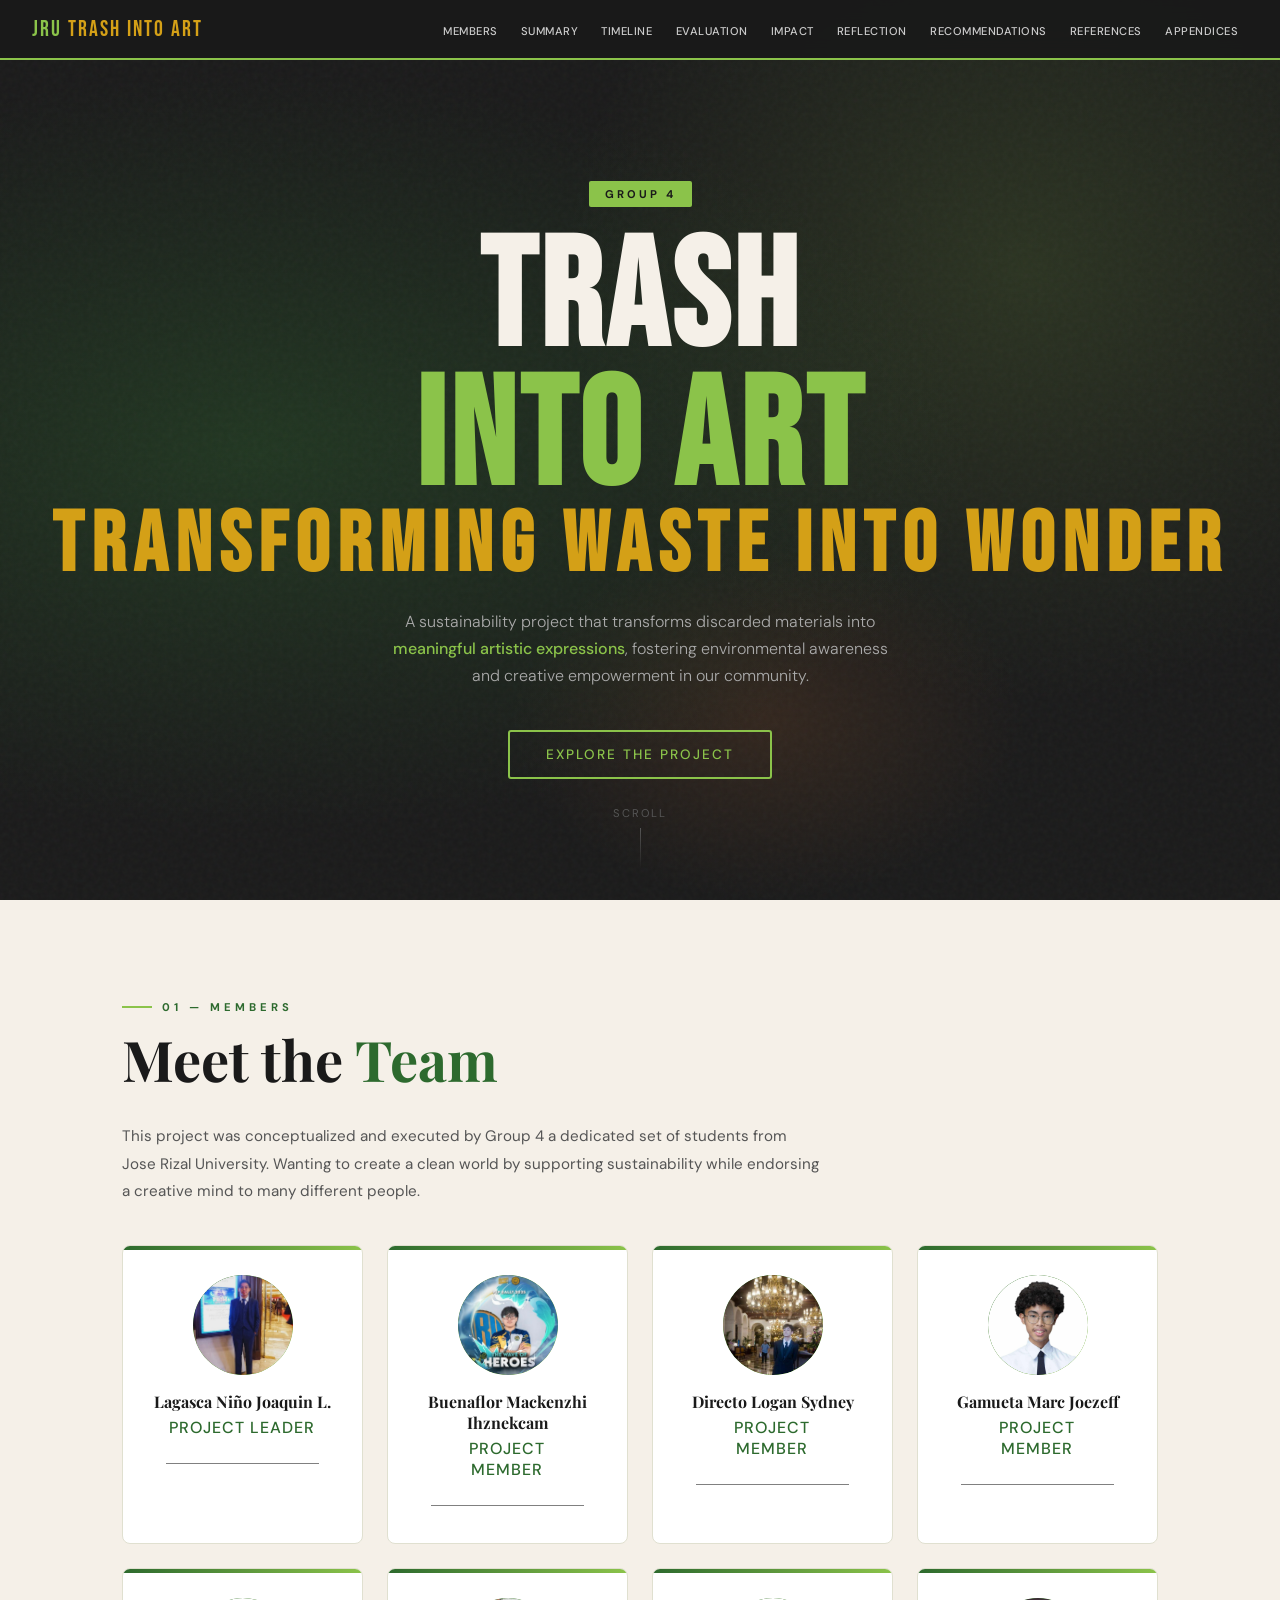
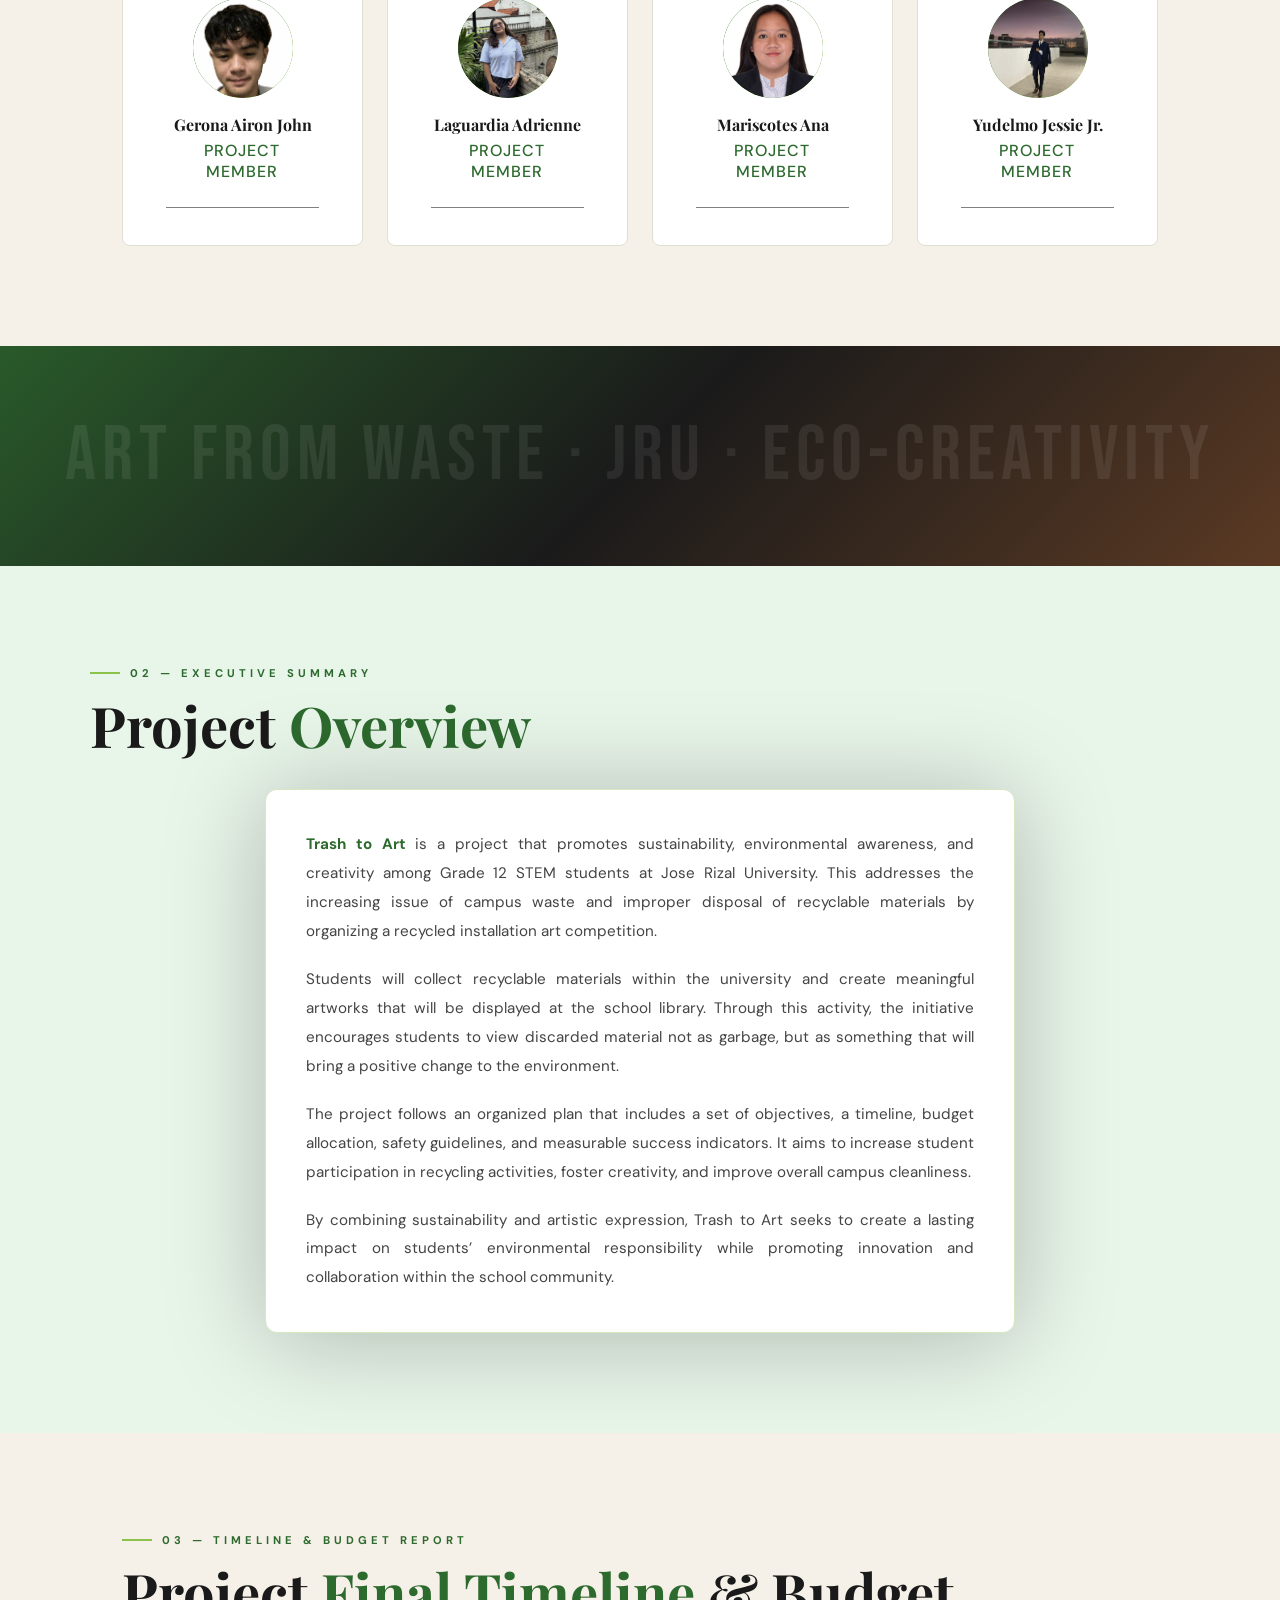
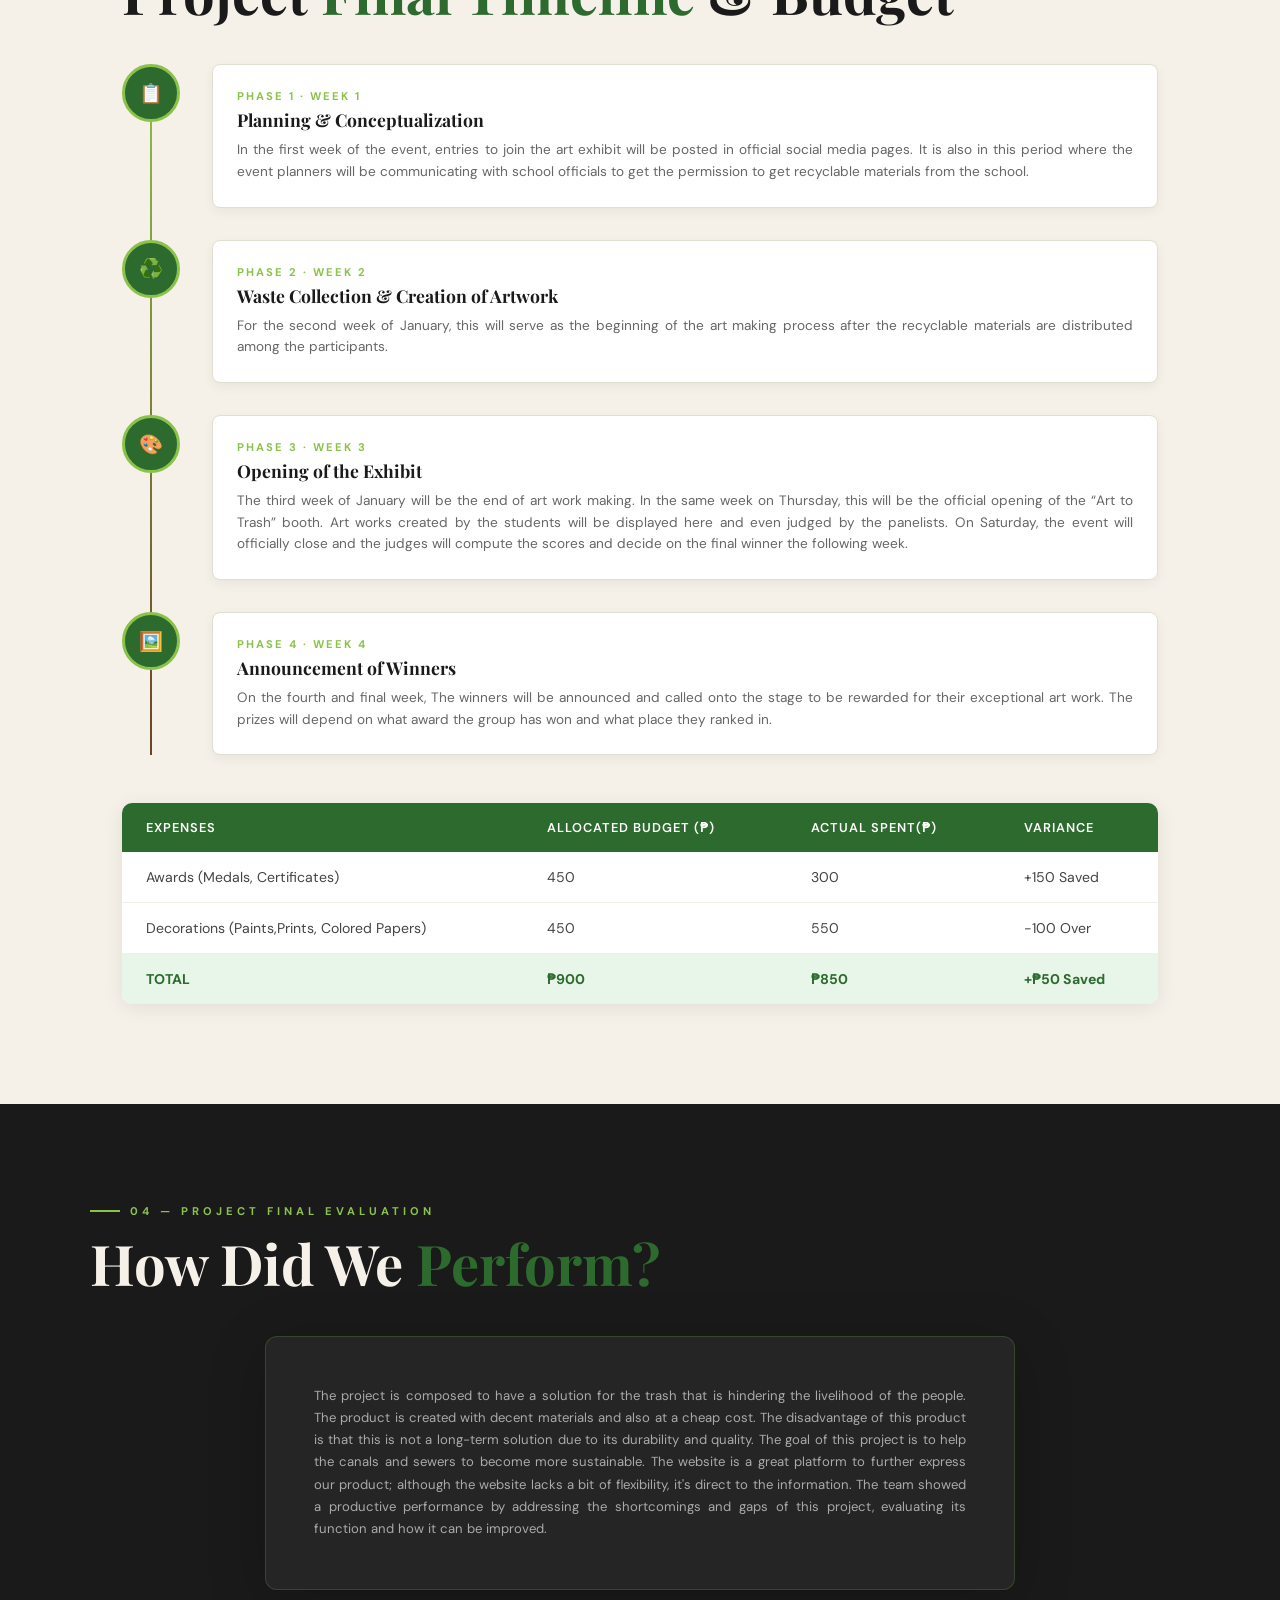
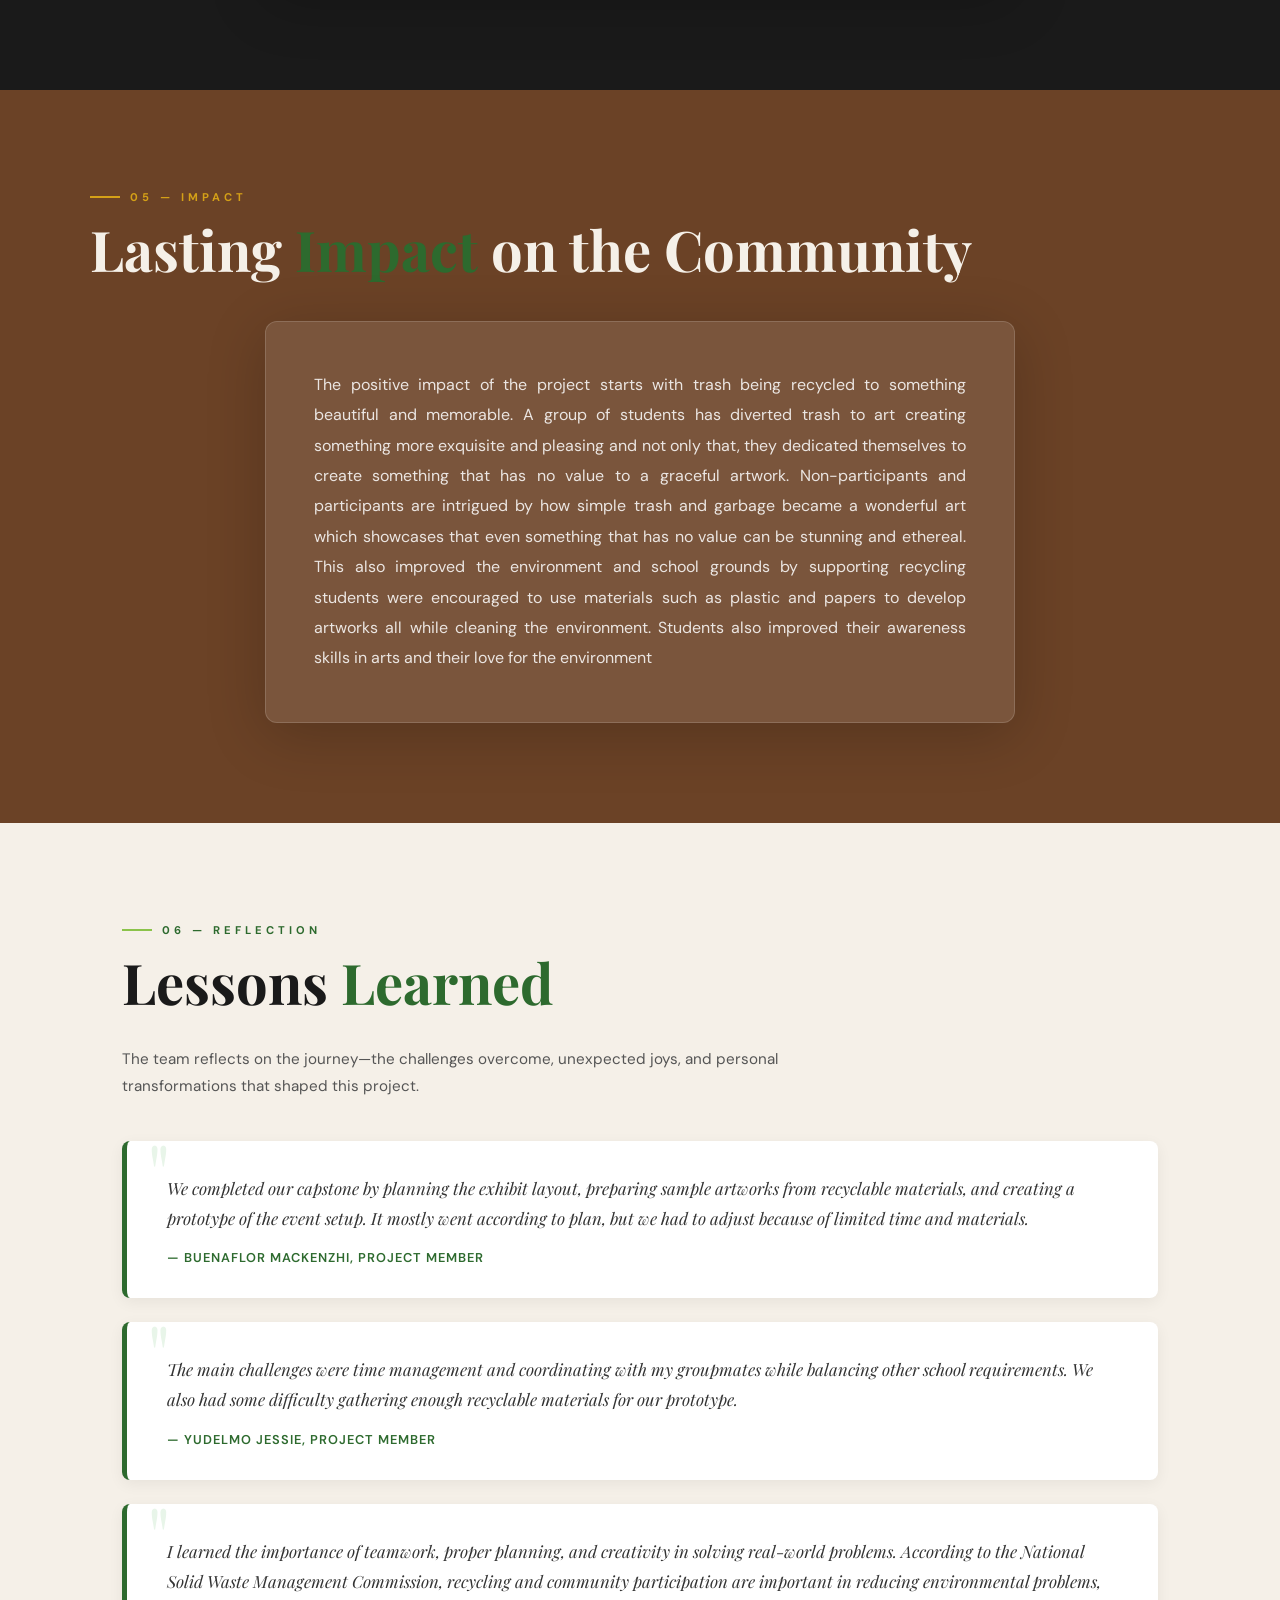
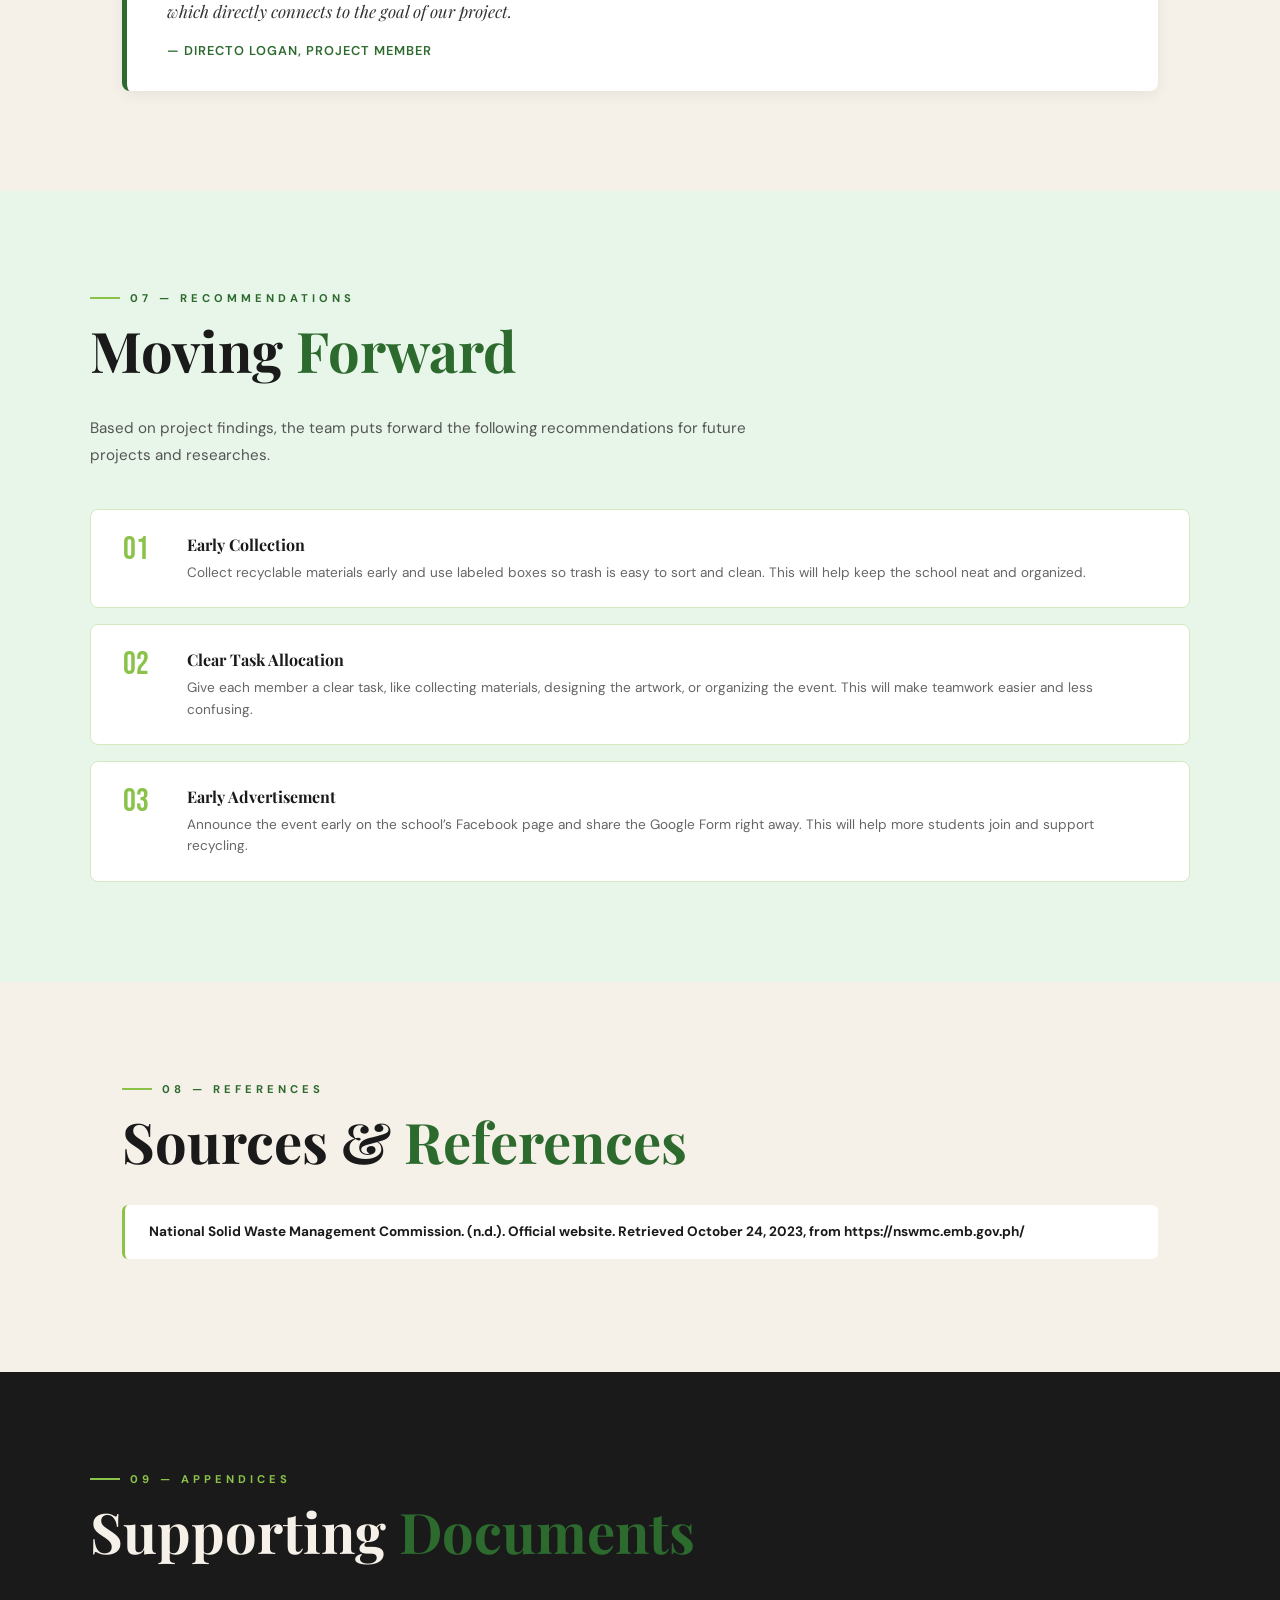
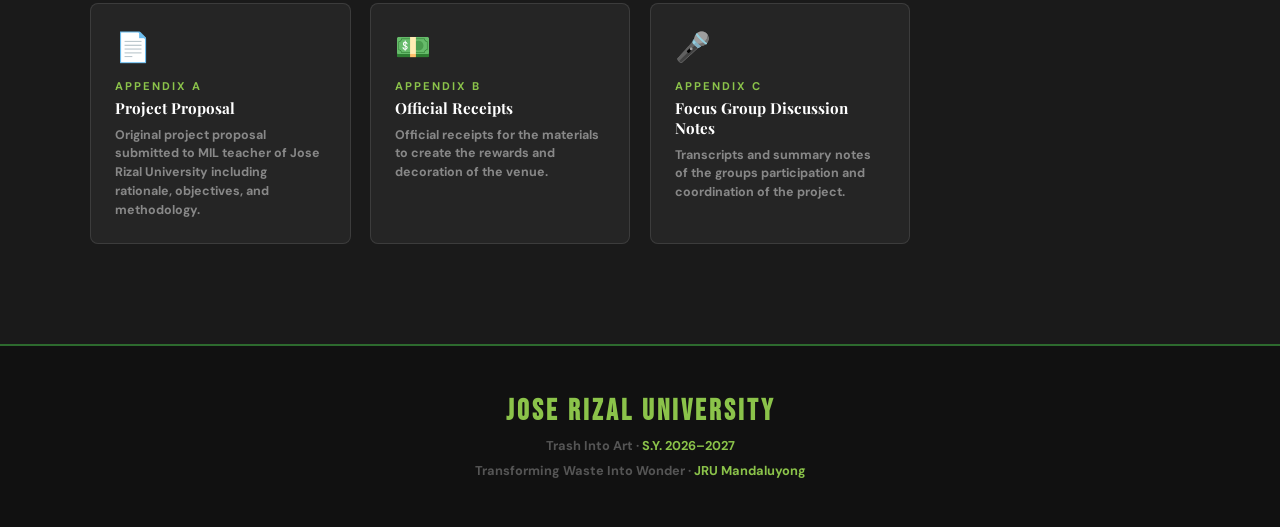
<file: index.html>
<!DOCTYPE html>
<html lang="en">
<head>
<meta charset="UTF-8">
<meta name="viewport" content="width=device-width, initial-scale=1.0">
<title>Trash Into Art — Jose Rizal University</title>
<link href="https://fonts.googleapis.com/css2?family=Bebas+Neue&family=Playfair+Display:ital,wght@0,400;0,700;1,400&family=DM+Sans:wght@300;400;500&display=swap" rel="stylesheet">
<link rel="stylesheet" href="MIL.css">
</head>
<body>

<!-- NAV -->
<nav>
  <div class="nav-logo">JRU <span>Trash Into Art</span></div>
  <ul>
    <li><a href="#about">Members</a></li>
    <li><a href="#executive-summary">Summary</a></li>
    <li><a href="#timeline">Timeline</a></li>
    <li><a href="#evaluation">Evaluation</a></li>
    <li><a href="#impact">Impact</a></li>
    <li><a href="#reflection">Reflection</a></li>
    <li><a href="#recommendations">Recommendations</a></li>
    <li><a href="#references">References</a></li>
    <li><a href="#appendices">Appendices</a></li>
  </ul>
  <button class="hamburger" onclick="toggleMenu()">
  <span></span>
  <span></span>
  <span></span>
</button>

<div class="mobile-menu" id="mobileMenu">
  <a href="#about" onclick="toggleMenu()">Members</a>
  <a href="#executive-summary" onclick="toggleMenu()">Summary</a>
  <a href="#timeline" onclick="toggleMenu()">Timeline</a>
  <a href="#evaluation" onclick="toggleMenu()">Evaluation</a>
  <a href="#impact" onclick="toggleMenu()">Impact</a>
  <a href="#reflection" onclick="toggleMenu()">Reflection</a>
  <a href="#recommendations" onclick="toggleMenu()">Recommendations</a>
  <a href="#references" onclick="toggleMenu()">References</a>
  <a href="#appendices" onclick="toggleMenu()">Appendices</a>
</div>
</nav>

<!-- HERO -->
<section id="hero" class="section-full">
  <div class="hero-bg"></div>
  <div class="hero-noise"></div>
  <div class="hero-content">
    <div class="hero-tag">Group 4</div>
    <h1 class="hero-title">
      Trash
      <span>Into Art</span>
      <em>Transforming Waste Into Wonder</em>
    </h1>
    <p class="hero-sub">A sustainability project that transforms discarded materials into <strong>meaningful artistic expressions</strong>, fostering environmental awareness and creative empowerment in our community.</p>
    <a href="#about" class="hero-cta">Explore the Project</a>
  </div>
  <div class="scroll-indicator">Scroll</div>
</section>

<!-- ABOUT / MEMBERS -->
<section id="about" class="fade-in">
  <div class="section-label">01 — Members</div>
  <h2 class="section-title">Meet the <span>Team</span></h2>
  <p style="color:#555; max-width:700px; line-height:1.8; margin-bottom:1rem; font-size:0.95rem;">
    This project was conceptualized and executed by Group 4 a dedicated set of students from Jose Rizal University. Wanting to create a clean world by supporting sustainability while endorsing a creative mind to many different people.
  </p>
  <div class="members-grid">
    <div class="member-card fade-in">
      <div class="member-avatar">
        <img src="lagascapic.jpeg" alt="lagascapic">
      </div>
      <div class="member-name">Lagasca Niño Joaquin L.</div>
      <div class="member-role">Project Leader</div>
    </div>
    <div class="member-card fade-in">
      <div class="member-avatar">
        <img src="mackpic.jpeg" alt="mackpic">
      </div>
      <div class="member-name">Buenaflor Mackenzhi Ihznekcam</div>
      <div class="member-role">Project Member</div>
    </div>
    <div class="member-card fade-in">
      <div class="member-avatar">
        <img src="loganpic.jpeg" alt="loganpic">
      </div>
      <div class="member-name">Directo Logan Sydney</div>
      <div class="member-role">Project Member</div>
    </div>
    <div class="member-card fade-in">
      <div class="member-avatar">
        <img src="gamuetapic.jpeg" alt="gamuetapic">
      </div>
      <div class="member-name">Gamueta Marc Joezeff</div>
      <div class="member-role">Project Member</div>
    </div>
    <div class="member-card fade-in">
      <div class="member-avatar">
        <img src="geronapic.jpeg" alt="">
      </div>
      <div class="member-name">Gerona Airon John</div>
      <div class="member-role">Project Member</div>
    </div>
    <div class="member-card fade-in">
      <div class="member-avatar">
        <img src="laguardiapic.jpeg" alt="laguardiapic">
      </div>
      <div class="member-name">Laguardia Adrienne</div>
      <div class="member-role">Project Member</div>
    </div>
     <div class="member-card fade-in">
       <div class="member-avatar">
        <img src="mariscotespic.jpeg" alt="mariscotespic    ">
      </div>
      <div class="member-name">Mariscotes Ana</div>
      <div class="member-role">Project Member</div>
    </div>
     <div class="member-card fade-in">
      <div class="member-avatar">
        <img src="yudelmopic.jpeg" alt="yudelmopic">
      </div>
      <div class="member-name">Yudelmo Jessie Jr.</div>
      <div class="member-role">Project Member</div>
    </div>
  </div>
</section>

<div class="divider"><div class="divider-text">ART FROM WASTE · JRU · ECO-CREATIVITY</div></div>

<!-- EXECUTIVE SUMMARY -->
<section id="executive-summary" class="fade-in">
  <div class="exec-wrapper">
    <div class="section-label">02 — Executive Summary</div>
    <h2 class="section-title">Project <span>Overview</span></h2>
    <div class="exec-grid">
      <div class="exec-text">
        <p><strong>Trash to Art</strong> is a project that promotes sustainability, environmental awareness, and creativity among Grade 12 STEM students at Jose Rizal University. This addresses the increasing issue of campus waste and improper disposal of recyclable materials by organizing a recycled installation art competition.</p>
        <p>Students will collect recyclable materials within the university and create meaningful artworks that will be displayed at the school library. Through this activity, the initiative encourages students to view discarded material not as garbage, but as something that will bring a positive change to the environment.</p>
        <p>The project follows an organized plan that includes a set of objectives, a timeline, budget allocation, safety guidelines, and measurable success indicators. It aims to increase student participation in recycling activities, foster creativity, and improve overall campus cleanliness.</p>
        <p>By combining sustainability and artistic expression, Trash to Art seeks to create a lasting impact on students’ environmental responsibility while promoting innovation and collaboration within the school community.</p>
      </div>
      <div class="exec-stats">
        <div class="stat-box">
          <div class="stat-num">24</div>
          <div class="stat-label">Art Installations Created</div>
        </div>
        <div class="stat-box">
          <div class="stat-num">200kg</div>
          <div class="stat-label">Waste Diverted from Landfills</div>
        </div>
        <div class="stat-box">
          <div class="stat-num">80+</div>
          <div class="stat-label">Community Participants</div>
        </div>
        <div class="stat-box">
          <div class="stat-num">3</div>
          <div class="stat-label">Months Duration</div>
        </div>
        <div class="stat-box">
          <div class="stat-num">6</div>
          <div class="stat-label">Barangay Partners</div>
        </div>
        <div class="stat-box">
          <div class="stat-num">₱18K</div>
          <div class="stat-label">Total Budget Utilized</div>
        </div>
      </div>
    </div>
  </div>
</section>

<!-- TIMELINE & BUDGET -->
<section id="timeline" class="fade-in">
  <div class="section-label">03 — Timeline &amp; Budget Report</div>
  <h2 class="section-title">Project <span>Final Timeline</span> &amp; Budget</h2>

  <div class="timeline-container">
    <div class="timeline-item fade-in">
      <div class="timeline-dot">📋</div>
      <div class="timeline-content">
        <div class="timeline-phase">Phase 1 · Week 1</div>
        <div class="timeline-title">Planning &amp; Conceptualization</div>
        <div class="timeline-desc">In the first week of the event, entries to join the art exhibit will be posted in official social media pages. It is also in this period where the event planners will be communicating with school officials to get the permission to get recyclable materials from the school.</div>
      </div>
    </div>
    <div class="timeline-item fade-in">
      <div class="timeline-dot">♻️</div>
      <div class="timeline-content">
        <div class="timeline-phase">Phase 2 · Week 2</div>
        <div class="timeline-title">Waste Collection &amp; Creation of Artwork </div>
        <div class="timeline-desc">For the second week of January, this will serve as the beginning of the art making process after the recyclable materials are distributed among the participants.</div>
      </div>
    </div>
    <div class="timeline-item fade-in">
      <div class="timeline-dot">🎨</div>
      <div class="timeline-content">
        <div class="timeline-phase">Phase 3 · Week 3</div>
        <div class="timeline-title">Opening of the Exhibit</div>
        <div class="timeline-desc">The third week of January will be the end of art work making. In the same week on Thursday, this will be the official opening of the “Art to Trash” booth. Art works created by the students will be displayed here and even judged by the panelists. On Saturday, the event will officially close and the judges will compute the scores and decide on the final winner the following week.</div>
      </div>
    </div>
    <div class="timeline-item fade-in">
      <div class="timeline-dot">🖼️</div>
      <div class="timeline-content">
        <div class="timeline-phase">Phase 4 · Week 4</div>
        <div class="timeline-title">Announcement of Winners</div>
        <div class="timeline-desc">On the fourth and final week, The winners will be announced and called onto the stage to be rewarded for their exceptional art work. The prizes will depend on what award the group has won and what place they ranked in.</div>
      </div>
    </div>
    
  </div>

  <table class="budget-table fade-in">
    <thead>
      <tr>
        <th>Expenses</th>
        <th>Allocated Budget (₱)</th>
        <th>Actual Spent(₱)</th>
        <th>Variance</th>
      </tr>
    </thead>
    <tbody>
      <tr>
        <td>Awards (Medals, Certificates)</td>
        <td>450</td>
        <td>300</td>
        <td>+150 Saved</td>
      </tr>
      <tr>
        <td>Decorations (Paints,Prints, Colored Papers)</td>
        <td>450</td>
        <td>550</td>
        <td>-100  Over</td>
      </tr>
      <tr>
        <td><strong>TOTAL</strong></td>
        <td><strong>₱900</strong></td>
        <td><strong>₱850</strong></td>
        <td><strong>+₱50 Saved</strong></td>
      </tr>
    </tbody>
  </table>
</section>

<!-- EVALUATION -->
<section id="evaluation" class="section-full fade-in">
  <div class="eval-wrapper">
    <div class="section-label">04 — Project Final Evaluation</div>
    <h2 class="section-title">How Did We <span>Perform?</span></h2>
  </div>
  <div class="eval-grid">
    <div class="eval-card">
  <p>The project is composed to have a solution for the trash that is hindering the livelihood of the people. The product is created with decent materials and also at a cheap cost. The disadvantage of this product is that this is not a long-term solution due to its durability and quality. The goal of this project is to help the canals and sewers to become more sustainable. The website is a great platform to further express our product; although the website lacks a bit of flexibility, it's direct to the information. The team showed a productive performance by addressing the shortcomings and gaps of this project, evaluating its function and how it can be improved.</p>
    </div>
  </div>
</section>

<!-- IMPACT -->
<section id="impact" class="section-full fade-in">
  <div class="impact-inner">
    <div class="section-label">05 — Impact</div>
    <h2 class="section-title">Lasting <span>Impact</span> on the Community</h2>
    <div class="impact-grid">
      <div class="impact-item">
    <p>The positive impact of the project starts with trash being recycled to something beautiful and memorable. A group of students has diverted trash to art creating something more exquisite and pleasing and not only that, they dedicated themselves to create something that has no value to a graceful artwork. Non-participants and participants are intrigued by how simple trash and garbage became a wonderful art which showcases that even something that has no value can be stunning and ethereal. This also improved the environment and school grounds by supporting recycling students were encouraged to use materials such as plastic and papers to develop artworks all while cleaning the environment. Students also improved their awareness skills in arts and their love for the environment </p>
        </div>
    </div>
  </div>
</section>

<!-- REFLECTION -->
<section id="reflection" class="fade-in">
  <div class="section-label">06 — Reflection</div>
  <h2 class="section-title">Lessons <span>Learned</span></h2>
  <p class="reflection-intro">The team reflects on the journey—the challenges overcome, unexpected joys, and personal transformations that shaped this project.</p>

  <div class="reflection-quotes">
    <div class="quote-card fade-in">
      <p class="quote-text">We completed our capstone by planning the exhibit layout, preparing sample artworks from recyclable materials, and creating a prototype of the event setup. It mostly went according to plan, but we had to adjust because of limited time and materials.</p>
      <div class="quote-author">— Buenaflor Mackenzhi, Project Member</div>
    </div>
    <div class="quote-card fade-in">
      <p class="quote-text">The main challenges were time management and coordinating with my groupmates while balancing other school requirements. We also had some difficulty gathering enough recyclable materials for our prototype.</p>
      <div class="quote-author">— Yudelmo Jessie, Project Member</div>
    </div>
    <div class="quote-card fade-in">
      <p class="quote-text">I learned the importance of teamwork, proper planning, and creativity in solving real-world problems. According to the National Solid Waste Management Commission, recycling and community participation are important in reducing environmental problems, which directly connects to the goal of our project.</p>
      <div class="quote-author">— Directo Logan, Project Member</div>
    </div>
  </div>
</section>

<!-- RECOMMENDATIONS -->
<section id="recommendations" class="section-full fade-in">
  <div class="reco-wrapper">
    <div class="section-label">07 — Recommendations</div>
    <h2 class="section-title">Moving <span>Forward</span></h2>
    <p class="reco-intro">Based on project findings, the team puts forward the following recommendations for future projects and researches.</p>
    <div class="reco-list">
      <div class="reco-item fade-in">
        <div class="reco-num">01</div>
        <div>
          <h3>Early Collection</h3>
          <p>Collect recyclable materials early and use labeled boxes so trash is easy to sort and clean. This will help keep the school neat and organized.</p>
        </div>
      </div>
      <div class="reco-item fade-in">
        <div class="reco-num">02</div>
        <div>
          <h3>Clear Task Allocation</h3>
          <p>Give each member a clear task, like collecting materials, designing the artwork, or organizing the event. This will make teamwork easier and less confusing.</p>
        </div>
      </div>
      <div class="reco-item fade-in">
        <div class="reco-num">03</div>
        <div>
          <h3>Early Advertisement</h3>
          <p>Announce the event early on the school’s Facebook page and share the Google Form right away. This will help more students join and support recycling.</p>
        </div>
      </div>
    </div>
  </div>
</section>

<!-- REFERENCES -->
<section id="references" class="fade-in">
  <div class="section-label">08 — References</div>
  <h2 class="section-title">Sources &amp; <span>References</span></h2>
  <ul class="ref-list">
    <li><strong>National Solid Waste Management Commission. (n.d.). Official website. Retrieved October 24, 2023, from https://nswmc.emb.gov.ph/</li>
  </ul>
</section>

<!-- APPENDICES -->
<section id="appendices" class="section-full fade-in">
  <div class="appendix-inner">
    <div class="section-label">09 — Appendices</div>
    <h2 class="section-title">Supporting <span>Documents</span></h2>
    <div class="appendix-grid">
      <div class="appendix-card fade-in">
        <div class="appendix-icon">📄</div>
        <div class="appendix-label">Appendix A</div>
        <h3>Project Proposal</h3>
        <p>Original project proposal submitted to MIL teacher of Jose Rizal University including rationale, objectives, and methodology.</p>
      </div>
      <div class="appendix-card fade-in">
        <div class="appendix-icon">💵</div>
        <div class="appendix-label">Appendix B</div>
        <h3>Official Receipts</h3>
        <p>Official receipts for the materials to create the rewards and decoration of the venue.</p>
      </div>
      <div class="appendix-card fade-in">
        <div class="appendix-icon">🎤</div>
        <div class="appendix-label">Appendix C</div>
        <h3>Focus Group Discussion Notes</h3>
        <p>Transcripts and summary notes of the groups participation and coordination of the project.</p>
      </div>
    </div>
  </div>
</section>

<!-- FOOTER -->
<footer>
  <div class="footer-logo">Jose Rizal University</div>
  <p>Trash Into Art · <span>S.Y. 2026–2027</span></p>
  <p class="footer-spacing">Transforming Waste Into Wonder · <span>JRU Mandaluyong</span></p>
</footer>

<script src="MIL.js"></script>
</body>

</html>
</file>
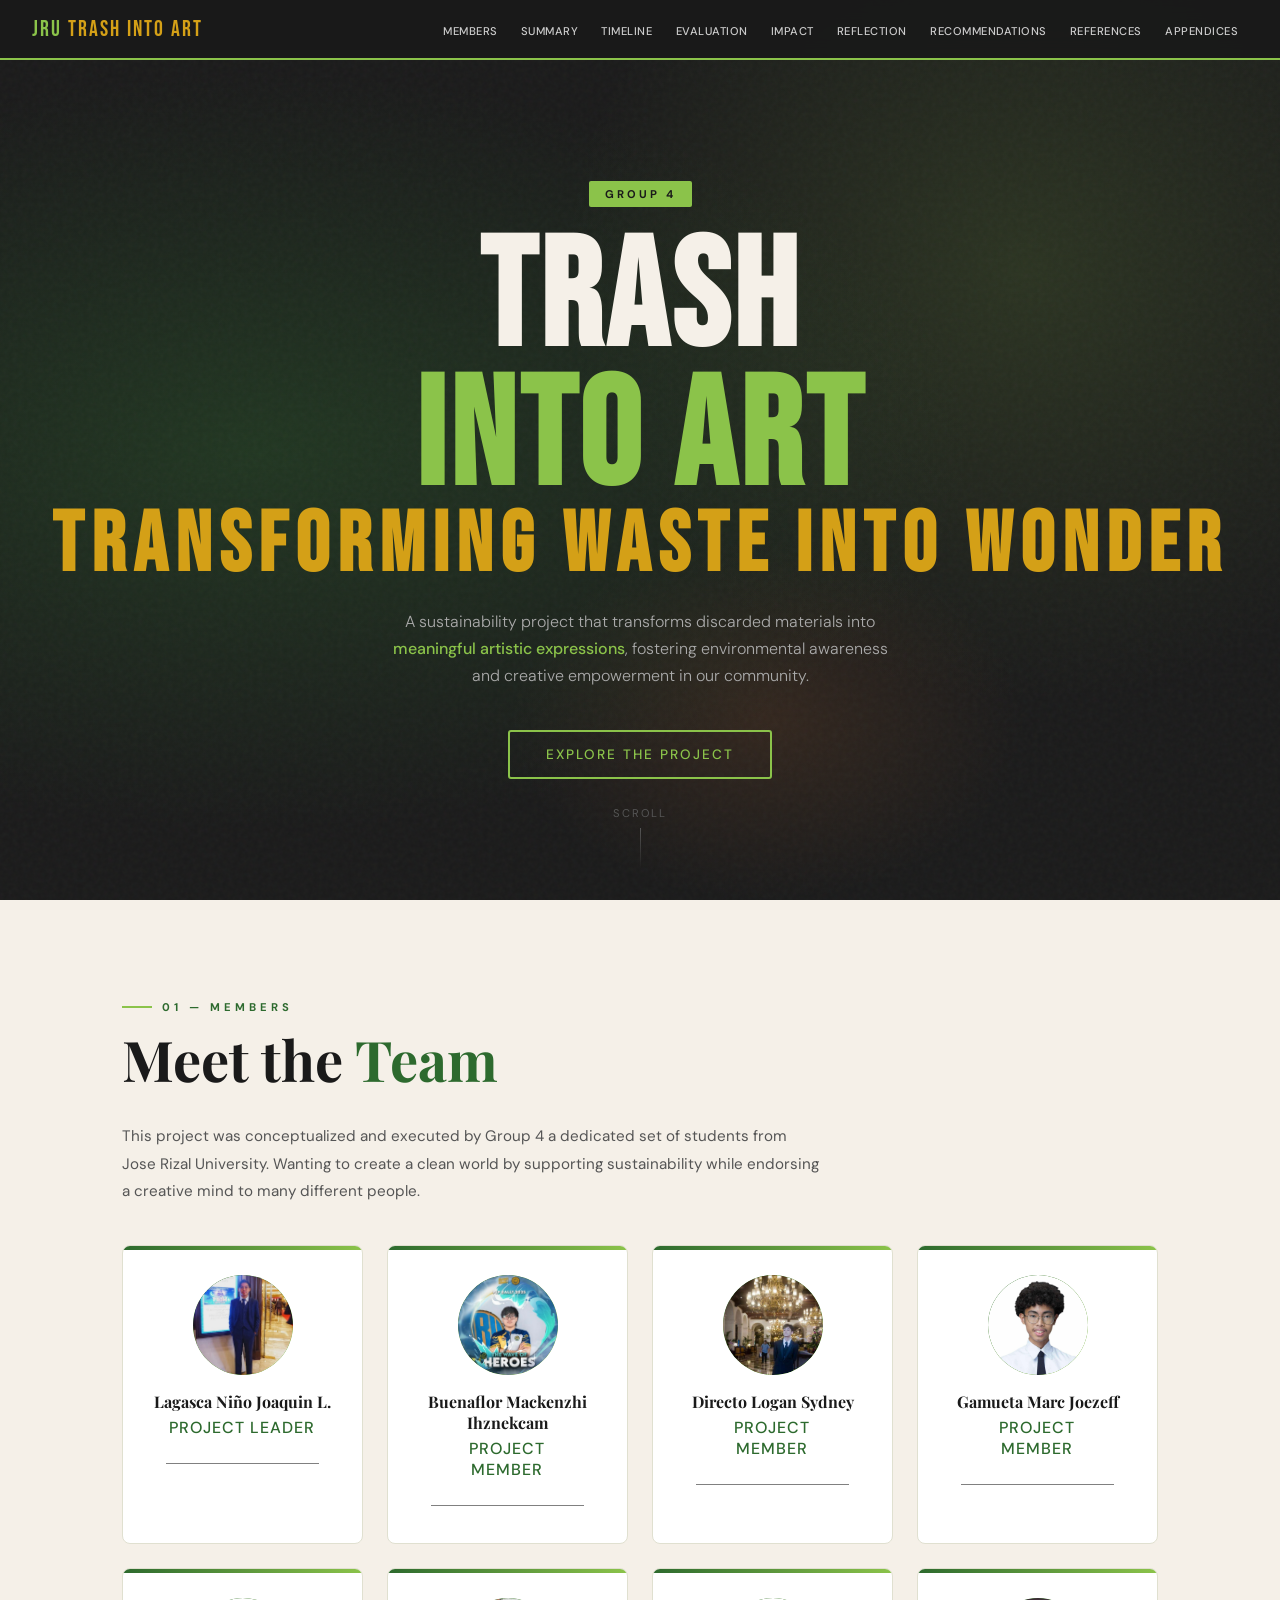
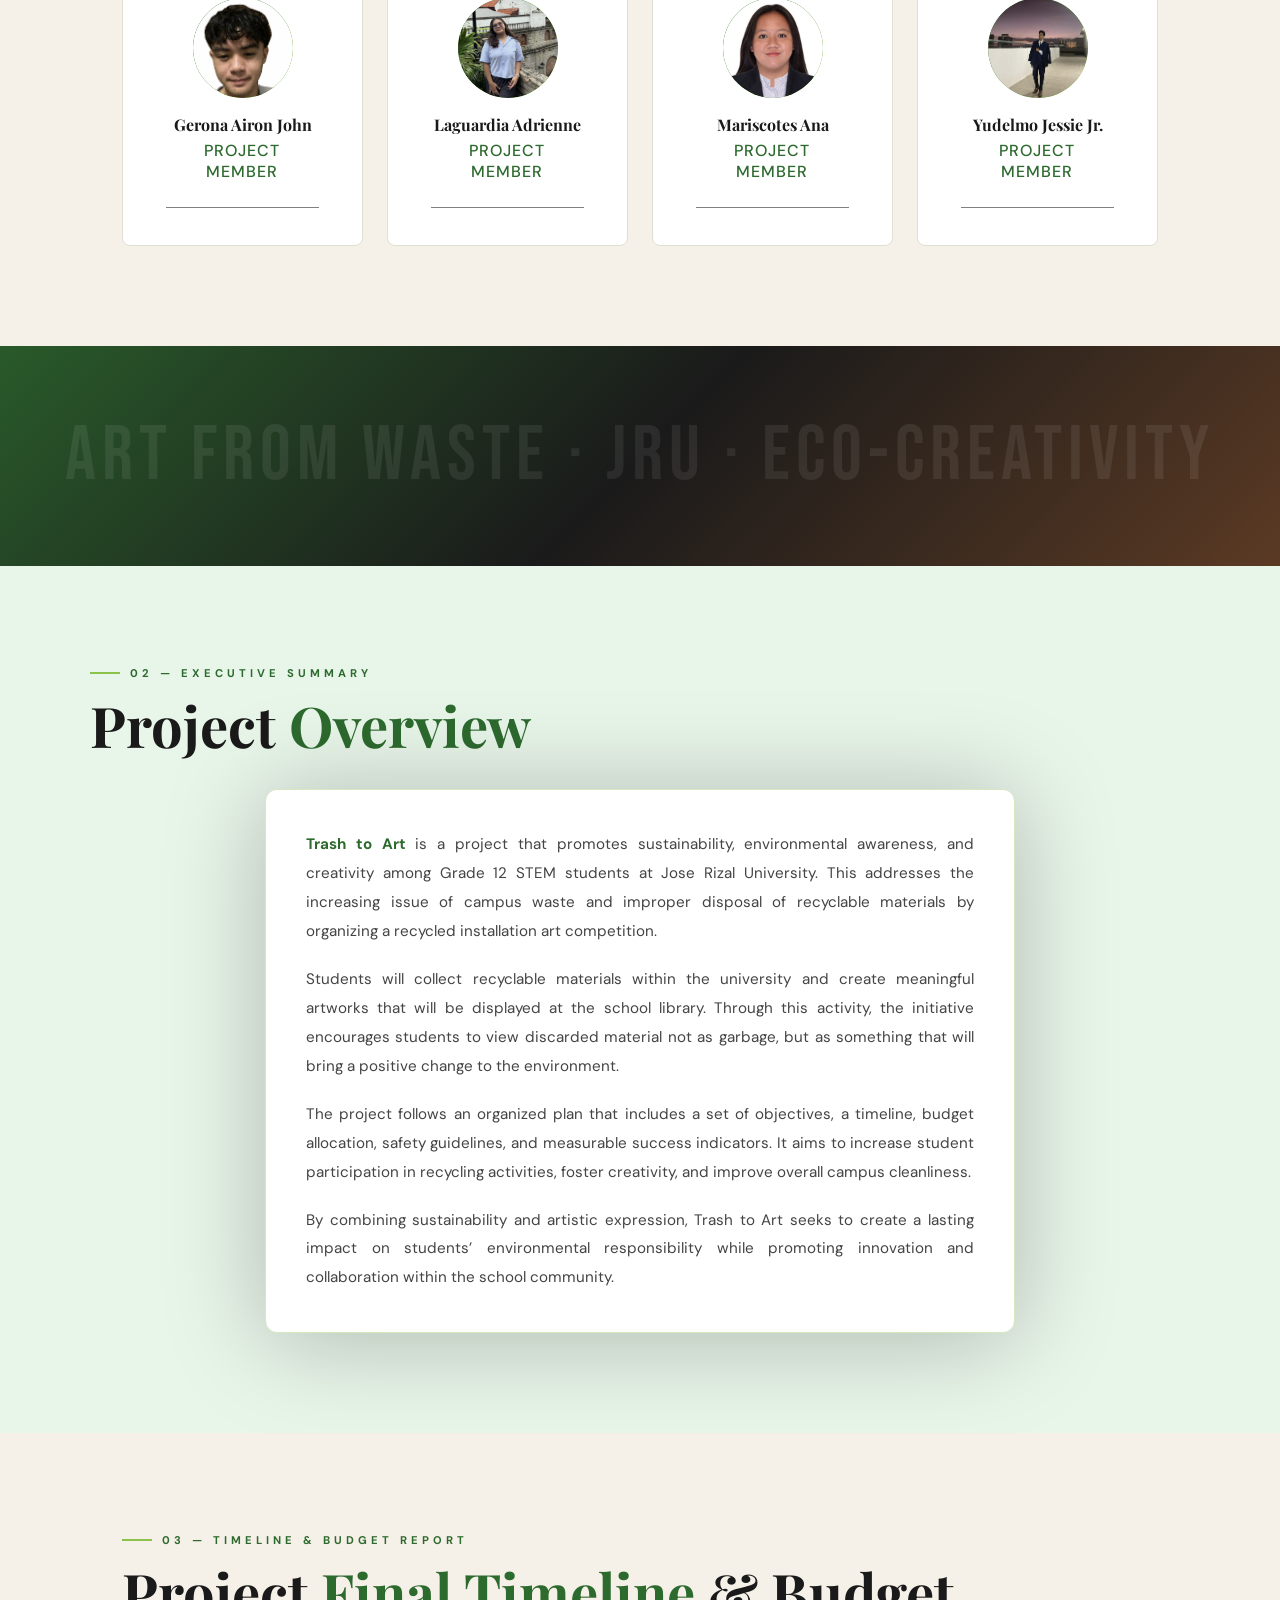
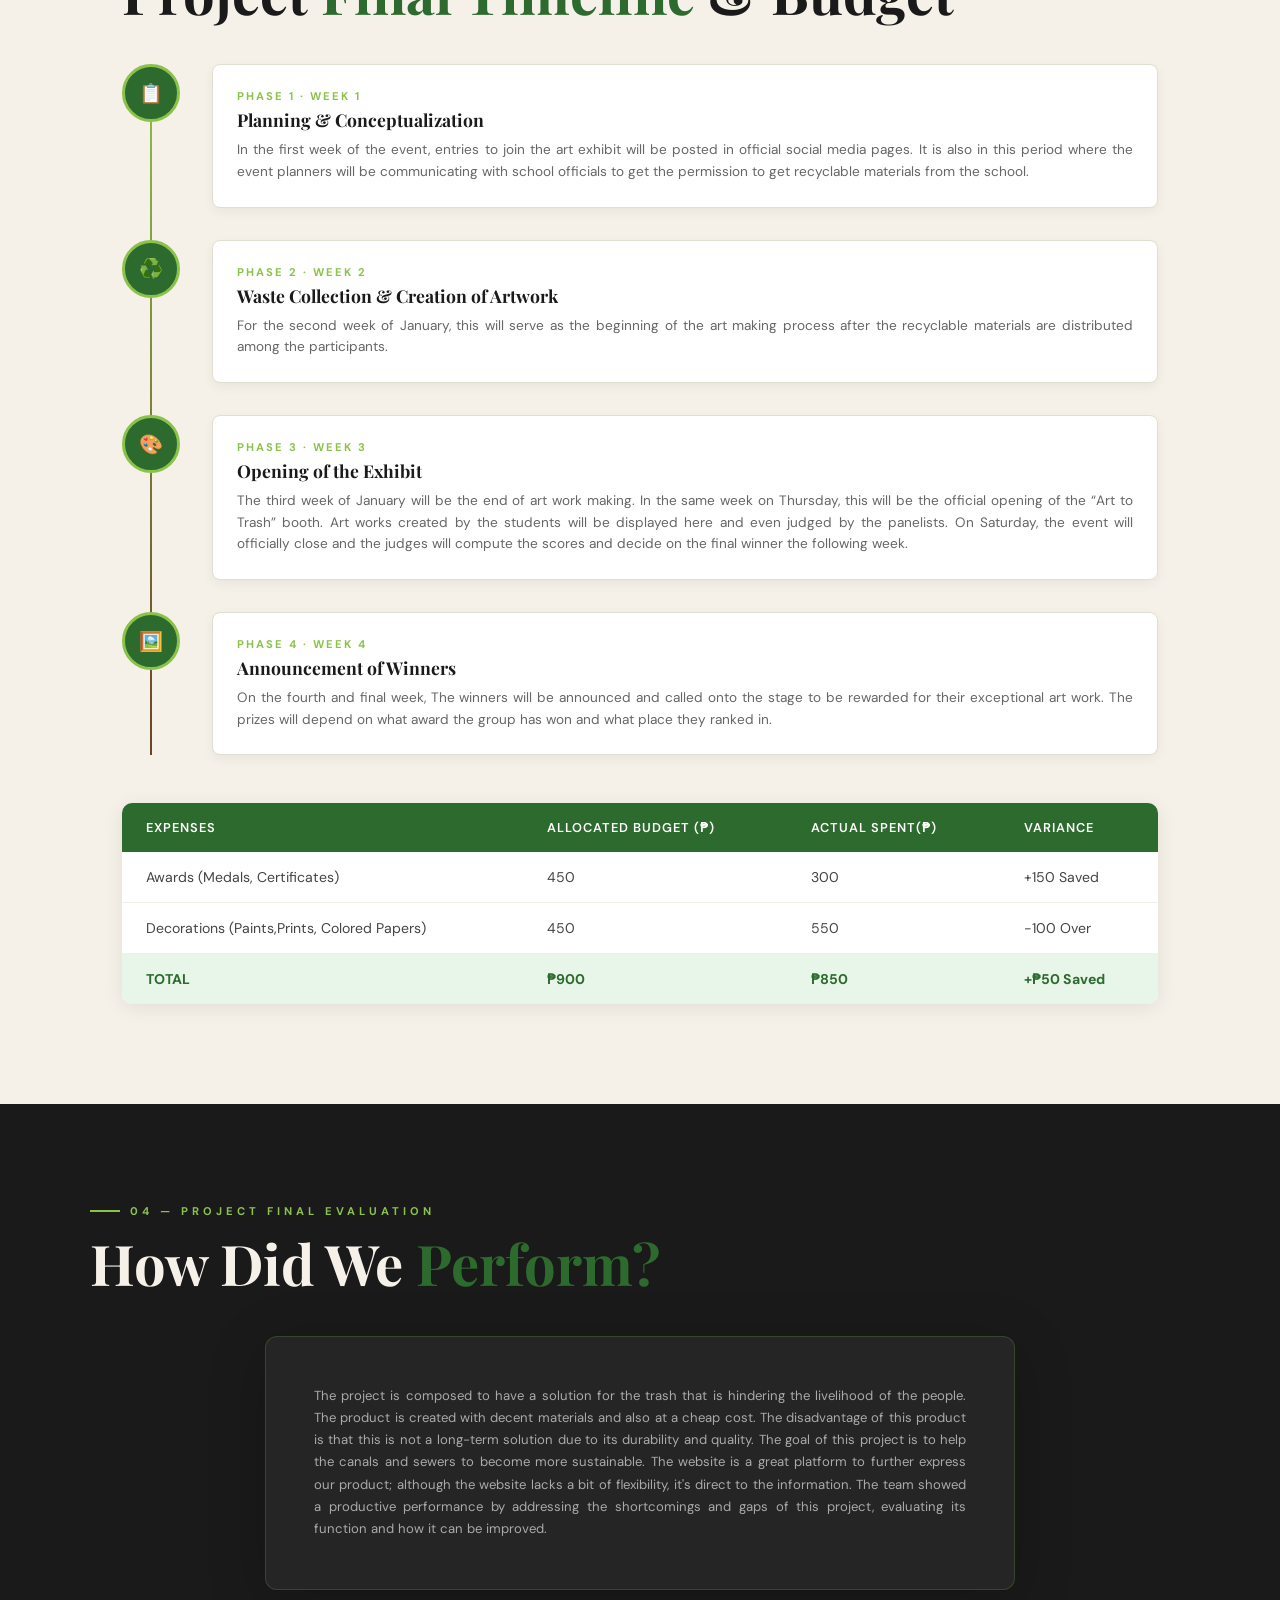
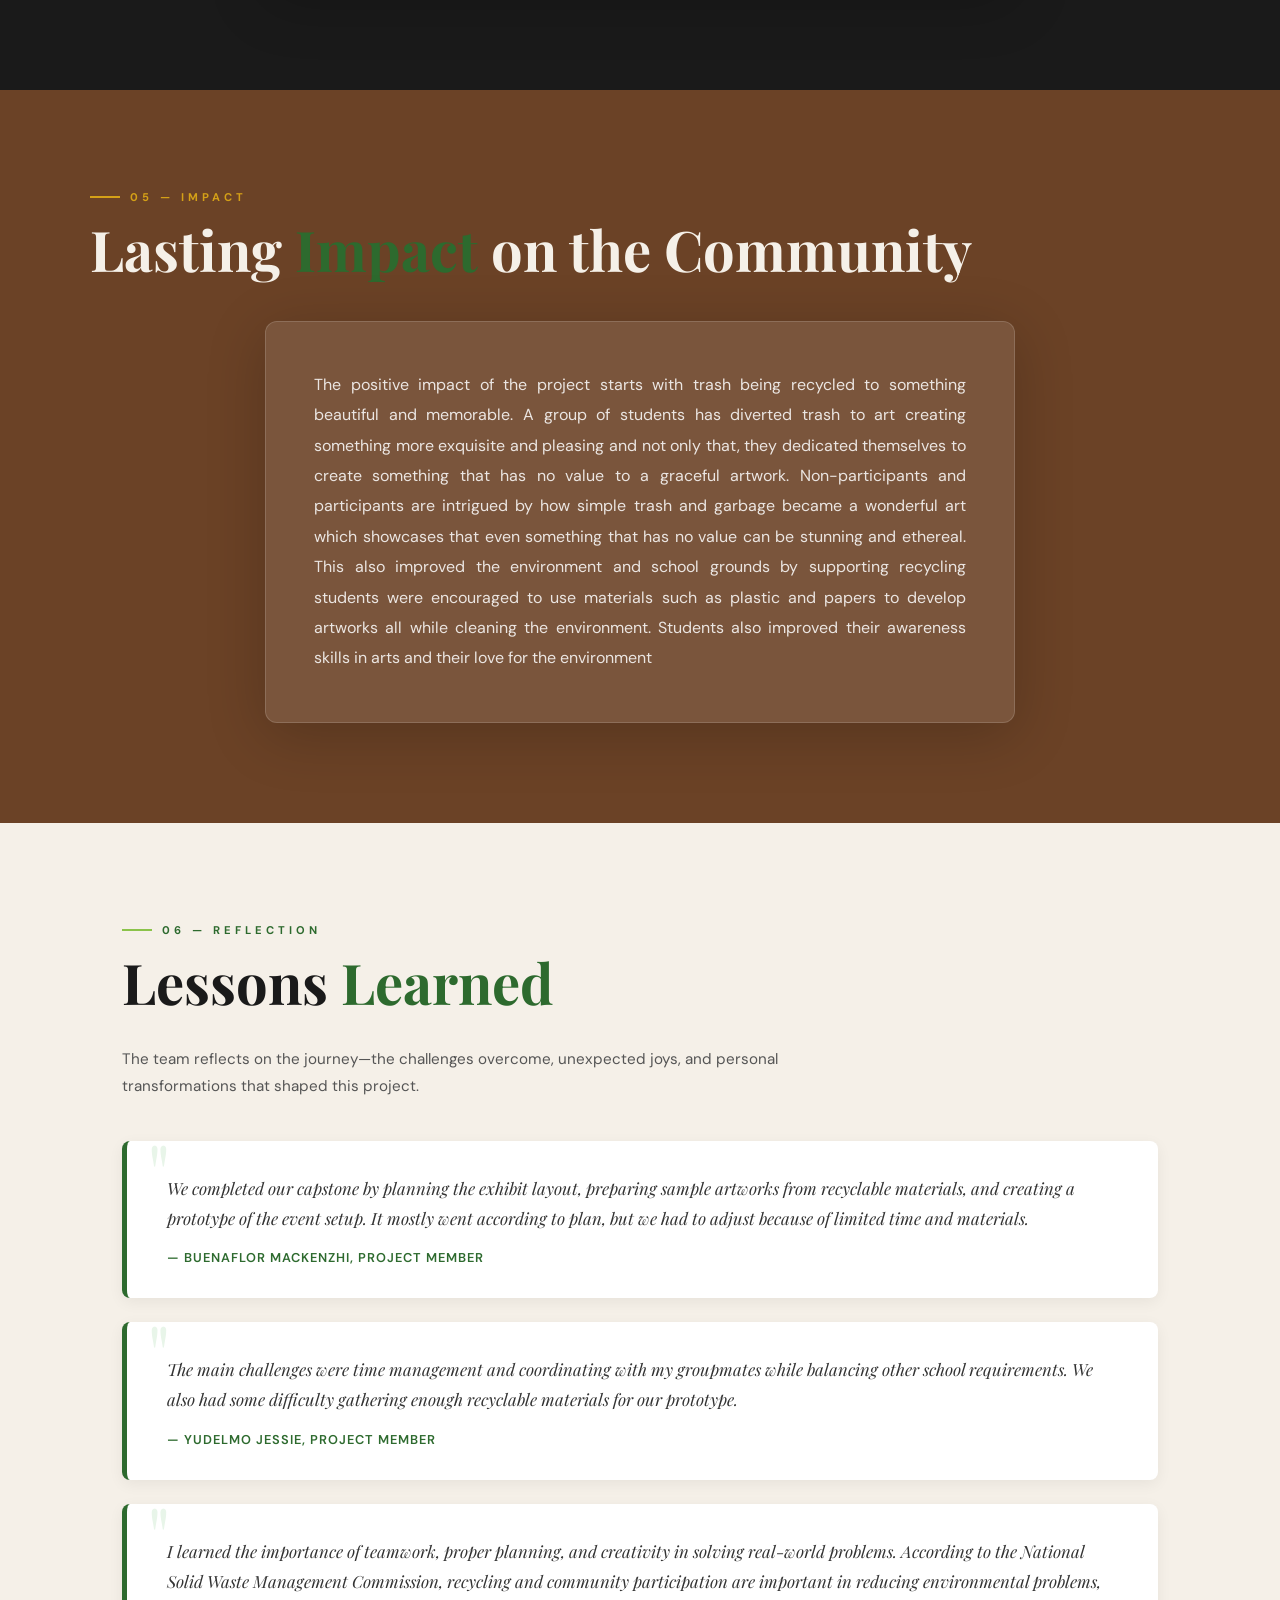
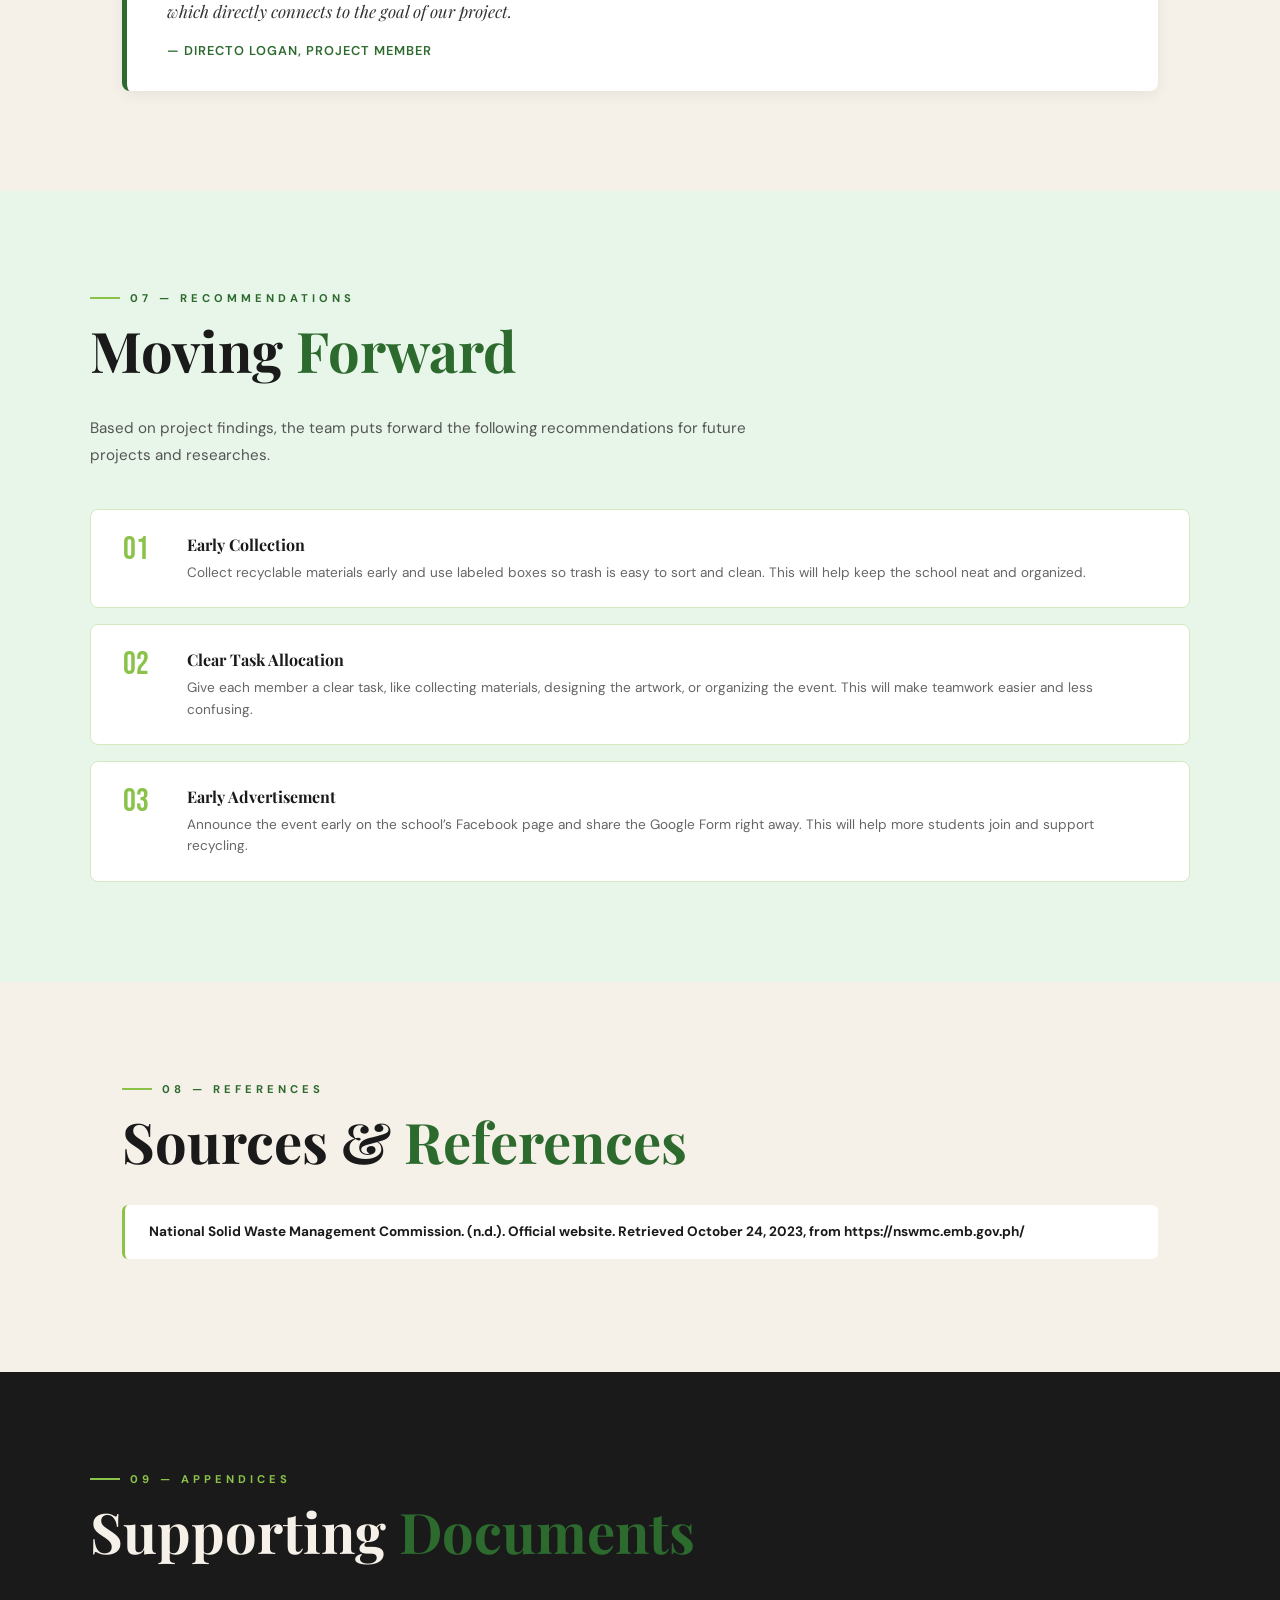
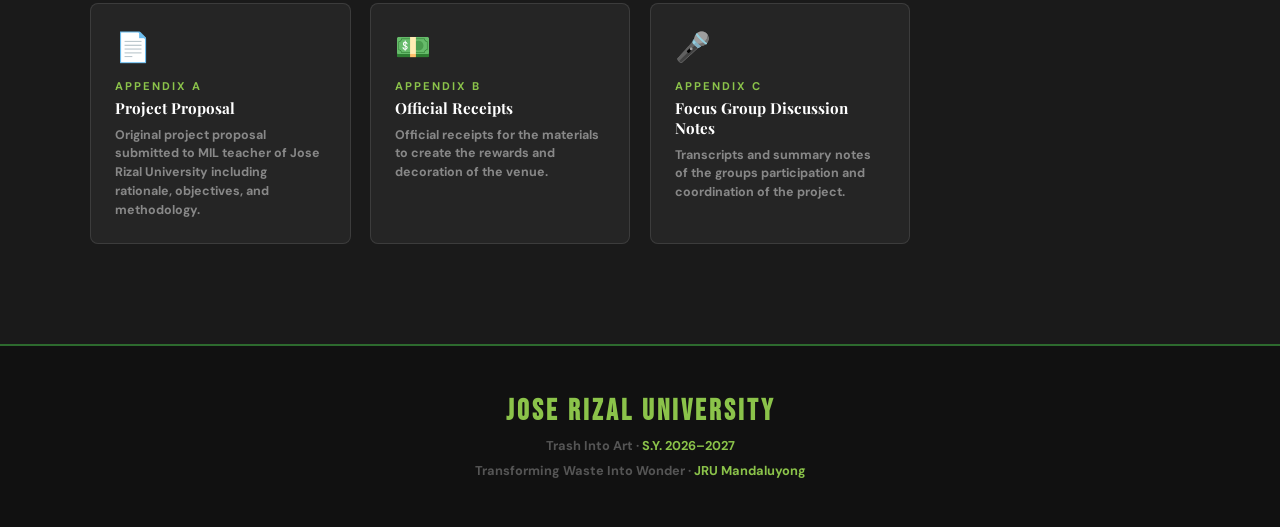
<file: MIL.html>
<!DOCTYPE html>
<html lang="en">
<head>
<meta charset="UTF-8">
<meta name="viewport" content="width=device-width, initial-scale=1.0">
<title>Trash Into Art — Jose Rizal University</title>
<link href="https://fonts.googleapis.com/css2?family=Bebas+Neue&family=Playfair+Display:ital,wght@0,400;0,700;1,400&family=DM+Sans:wght@300;400;500&display=swap" rel="stylesheet">
<link rel="stylesheet" href="MIL.css">
</head>
<body>

<!-- NAV -->
<nav>
  <div class="nav-logo">JRU <span>Trash Into Art</span></div>
  <ul>
    <li><a href="#about">Members</a></li>
    <li><a href="#executive-summary">Summary</a></li>
    <li><a href="#timeline">Timeline</a></li>
    <li><a href="#evaluation">Evaluation</a></li>
    <li><a href="#impact">Impact</a></li>
    <li><a href="#reflection">Reflection</a></li>
    <li><a href="#recommendations">Recommendations</a></li>
    <li><a href="#references">References</a></li>
    <li><a href="#appendices">Appendices</a></li>
  </ul>
  <button class="hamburger" onclick="toggleMenu()">
  <span></span>
  <span></span>
  <span></span>
</button>

<div class="mobile-menu" id="mobileMenu">
  <a href="#about" onclick="toggleMenu()">Members</a>
  <a href="#executive-summary" onclick="toggleMenu()">Summary</a>
  <a href="#timeline" onclick="toggleMenu()">Timeline</a>
  <a href="#evaluation" onclick="toggleMenu()">Evaluation</a>
  <a href="#impact" onclick="toggleMenu()">Impact</a>
  <a href="#reflection" onclick="toggleMenu()">Reflection</a>
  <a href="#recommendations" onclick="toggleMenu()">Recommendations</a>
  <a href="#references" onclick="toggleMenu()">References</a>
  <a href="#appendices" onclick="toggleMenu()">Appendices</a>
</div>
</nav>

<!-- HERO -->
<section id="hero" class="section-full">
  <div class="hero-bg"></div>
  <div class="hero-noise"></div>
  <div class="hero-content">
    <div class="hero-tag">Group 4</div>
    <h1 class="hero-title">
      Trash
      <span>Into Art</span>
      <em>Transforming Waste Into Wonder</em>
    </h1>
    <p class="hero-sub">A sustainability project that transforms discarded materials into <strong>meaningful artistic expressions</strong>, fostering environmental awareness and creative empowerment in our community.</p>
    <a href="#about" class="hero-cta">Explore the Project</a>
  </div>
  <div class="scroll-indicator">Scroll</div>
</section>

<!-- ABOUT / MEMBERS -->
<section id="about" class="fade-in">
  <div class="section-label">01 — Members</div>
  <h2 class="section-title">Meet the <span>Team</span></h2>
  <p style="color:#555; max-width:700px; line-height:1.8; margin-bottom:1rem; font-size:0.95rem;">
    This project was conceptualized and executed by Group 4 a dedicated set of students from Jose Rizal University. Wanting to create a clean world by supporting sustainability while endorsing a creative mind to many different people.
  </p>
  <div class="members-grid">
    <div class="member-card fade-in">
      <div class="member-avatar">
        <img src="lagascapic.jpeg" alt="lagascapic">
      </div>
      <div class="member-name">Lagasca Niño Joaquin L.</div>
      <div class="member-role">Project Leader</div>
    </div>
    <div class="member-card fade-in">
      <div class="member-avatar">
        <img src="mackpic.jpeg" alt="mackpic">
      </div>
      <div class="member-name">Buenaflor Mackenzhi Ihznekcam</div>
      <div class="member-role">Project Member</div>
    </div>
    <div class="member-card fade-in">
      <div class="member-avatar">
        <img src="loganpic.jpeg" alt="loganpic">
      </div>
      <div class="member-name">Directo Logan Sydney</div>
      <div class="member-role">Project Member</div>
    </div>
    <div class="member-card fade-in">
      <div class="member-avatar">
        <img src="gamuetapic.jpeg" alt="gamuetapic">
      </div>
      <div class="member-name">Gamueta Marc Joezeff</div>
      <div class="member-role">Project Member</div>
    </div>
    <div class="member-card fade-in">
      <div class="member-avatar">
        <img src="geronapic.jpeg" alt="">
      </div>
      <div class="member-name">Gerona Airon John</div>
      <div class="member-role">Project Member</div>
    </div>
    <div class="member-card fade-in">
      <div class="member-avatar">
        <img src="laguardiapic.jpeg" alt="laguardiapic">
      </div>
      <div class="member-name">Laguardia Adrienne</div>
      <div class="member-role">Project Member</div>
    </div>
     <div class="member-card fade-in">
       <div class="member-avatar">
        <img src="mariscotespic.jpeg" alt="mariscotespic    ">
      </div>
      <div class="member-name">Mariscotes Ana</div>
      <div class="member-role">Project Member</div>
    </div>
     <div class="member-card fade-in">
      <div class="member-avatar">
        <img src="yudelmopic.jpeg" alt="yudelmopic">
      </div>
      <div class="member-name">Yudelmo Jessie Jr.</div>
      <div class="member-role">Project Member</div>
    </div>
  </div>
</section>

<div class="divider"><div class="divider-text">ART FROM WASTE · JRU · ECO-CREATIVITY</div></div>

<!-- EXECUTIVE SUMMARY -->
<section id="executive-summary" class="fade-in">
  <div class="exec-wrapper">
    <div class="section-label">02 — Executive Summary</div>
    <h2 class="section-title">Project <span>Overview</span></h2>
    <div class="exec-grid">
      <div class="exec-text">
        <p><strong>Trash to Art</strong> is a project that promotes sustainability, environmental awareness, and creativity among Grade 12 STEM students at Jose Rizal University. This addresses the increasing issue of campus waste and improper disposal of recyclable materials by organizing a recycled installation art competition.</p>
        <p>Students will collect recyclable materials within the university and create meaningful artworks that will be displayed at the school library. Through this activity, the initiative encourages students to view discarded material not as garbage, but as something that will bring a positive change to the environment.</p>
        <p>The project follows an organized plan that includes a set of objectives, a timeline, budget allocation, safety guidelines, and measurable success indicators. It aims to increase student participation in recycling activities, foster creativity, and improve overall campus cleanliness.</p>
        <p>By combining sustainability and artistic expression, Trash to Art seeks to create a lasting impact on students’ environmental responsibility while promoting innovation and collaboration within the school community.</p>
      </div>
      <div class="exec-stats">
        <div class="stat-box">
          <div class="stat-num">24</div>
          <div class="stat-label">Art Installations Created</div>
        </div>
        <div class="stat-box">
          <div class="stat-num">200kg</div>
          <div class="stat-label">Waste Diverted from Landfills</div>
        </div>
        <div class="stat-box">
          <div class="stat-num">80+</div>
          <div class="stat-label">Community Participants</div>
        </div>
        <div class="stat-box">
          <div class="stat-num">3</div>
          <div class="stat-label">Months Duration</div>
        </div>
        <div class="stat-box">
          <div class="stat-num">6</div>
          <div class="stat-label">Barangay Partners</div>
        </div>
        <div class="stat-box">
          <div class="stat-num">₱18K</div>
          <div class="stat-label">Total Budget Utilized</div>
        </div>
      </div>
    </div>
  </div>
</section>

<!-- TIMELINE & BUDGET -->
<section id="timeline" class="fade-in">
  <div class="section-label">03 — Timeline &amp; Budget Report</div>
  <h2 class="section-title">Project <span>Final Timeline</span> &amp; Budget</h2>

  <div class="timeline-container">
    <div class="timeline-item fade-in">
      <div class="timeline-dot">📋</div>
      <div class="timeline-content">
        <div class="timeline-phase">Phase 1 · Week 1</div>
        <div class="timeline-title">Planning &amp; Conceptualization</div>
        <div class="timeline-desc">In the first week of the event, entries to join the art exhibit will be posted in official social media pages. It is also in this period where the event planners will be communicating with school officials to get the permission to get recyclable materials from the school.</div>
      </div>
    </div>
    <div class="timeline-item fade-in">
      <div class="timeline-dot">♻️</div>
      <div class="timeline-content">
        <div class="timeline-phase">Phase 2 · Week 2</div>
        <div class="timeline-title">Waste Collection &amp; Creation of Artwork </div>
        <div class="timeline-desc">For the second week of January, this will serve as the beginning of the art making process after the recyclable materials are distributed among the participants.</div>
      </div>
    </div>
    <div class="timeline-item fade-in">
      <div class="timeline-dot">🎨</div>
      <div class="timeline-content">
        <div class="timeline-phase">Phase 3 · Week 3</div>
        <div class="timeline-title">Opening of the Exhibit</div>
        <div class="timeline-desc">The third week of January will be the end of art work making. In the same week on Thursday, this will be the official opening of the “Art to Trash” booth. Art works created by the students will be displayed here and even judged by the panelists. On Saturday, the event will officially close and the judges will compute the scores and decide on the final winner the following week.</div>
      </div>
    </div>
    <div class="timeline-item fade-in">
      <div class="timeline-dot">🖼️</div>
      <div class="timeline-content">
        <div class="timeline-phase">Phase 4 · Week 4</div>
        <div class="timeline-title">Announcement of Winners</div>
        <div class="timeline-desc">On the fourth and final week, The winners will be announced and called onto the stage to be rewarded for their exceptional art work. The prizes will depend on what award the group has won and what place they ranked in.</div>
      </div>
    </div>
    
  </div>

  <table class="budget-table fade-in">
    <thead>
      <tr>
        <th>Expenses</th>
        <th>Allocated Budget (₱)</th>
        <th>Actual Spent(₱)</th>
        <th>Variance</th>
      </tr>
    </thead>
    <tbody>
      <tr>
        <td>Awards (Medals, Certificates)</td>
        <td>450</td>
        <td>300</td>
        <td>+150 Saved</td>
      </tr>
      <tr>
        <td>Decorations (Paints,Prints, Colored Papers)</td>
        <td>450</td>
        <td>550</td>
        <td>-100  Over</td>
      </tr>
      <tr>
        <td><strong>TOTAL</strong></td>
        <td><strong>₱900</strong></td>
        <td><strong>₱850</strong></td>
        <td><strong>+₱50 Saved</strong></td>
      </tr>
    </tbody>
  </table>
</section>

<!-- EVALUATION -->
<section id="evaluation" class="section-full fade-in">
  <div class="eval-wrapper">
    <div class="section-label">04 — Project Final Evaluation</div>
    <h2 class="section-title">How Did We <span>Perform?</span></h2>
  </div>
  <div class="eval-grid">
    <div class="eval-card">
  <p>The project is composed to have a solution for the trash that is hindering the livelihood of the people. The product is created with decent materials and also at a cheap cost. The disadvantage of this product is that this is not a long-term solution due to its durability and quality. The goal of this project is to help the canals and sewers to become more sustainable. The website is a great platform to further express our product; although the website lacks a bit of flexibility, it's direct to the information. The team showed a productive performance by addressing the shortcomings and gaps of this project, evaluating its function and how it can be improved.</p>
    </div>
  </div>
</section>

<!-- IMPACT -->
<section id="impact" class="section-full fade-in">
  <div class="impact-inner">
    <div class="section-label">05 — Impact</div>
    <h2 class="section-title">Lasting <span>Impact</span> on the Community</h2>
    <div class="impact-grid">
      <div class="impact-item">
    <p>The positive impact of the project starts with trash being recycled to something beautiful and memorable. A group of students has diverted trash to art creating something more exquisite and pleasing and not only that, they dedicated themselves to create something that has no value to a graceful artwork. Non-participants and participants are intrigued by how simple trash and garbage became a wonderful art which showcases that even something that has no value can be stunning and ethereal. This also improved the environment and school grounds by supporting recycling students were encouraged to use materials such as plastic and papers to develop artworks all while cleaning the environment. Students also improved their awareness skills in arts and their love for the environment </p>
        </div>
    </div>
  </div>
</section>

<!-- REFLECTION -->
<section id="reflection" class="fade-in">
  <div class="section-label">06 — Reflection</div>
  <h2 class="section-title">Lessons <span>Learned</span></h2>
  <p class="reflection-intro">The team reflects on the journey—the challenges overcome, unexpected joys, and personal transformations that shaped this project.</p>

  <div class="reflection-quotes">
    <div class="quote-card fade-in">
      <p class="quote-text">We completed our capstone by planning the exhibit layout, preparing sample artworks from recyclable materials, and creating a prototype of the event setup. It mostly went according to plan, but we had to adjust because of limited time and materials.</p>
      <div class="quote-author">— Buenaflor Mackenzhi, Project Member</div>
    </div>
    <div class="quote-card fade-in">
      <p class="quote-text">The main challenges were time management and coordinating with my groupmates while balancing other school requirements. We also had some difficulty gathering enough recyclable materials for our prototype.</p>
      <div class="quote-author">— Yudelmo Jessie, Project Member</div>
    </div>
    <div class="quote-card fade-in">
      <p class="quote-text">I learned the importance of teamwork, proper planning, and creativity in solving real-world problems. According to the National Solid Waste Management Commission, recycling and community participation are important in reducing environmental problems, which directly connects to the goal of our project.</p>
      <div class="quote-author">— Directo Logan, Project Member</div>
    </div>
  </div>
</section>

<!-- RECOMMENDATIONS -->
<section id="recommendations" class="section-full fade-in">
  <div class="reco-wrapper">
    <div class="section-label">07 — Recommendations</div>
    <h2 class="section-title">Moving <span>Forward</span></h2>
    <p class="reco-intro">Based on project findings, the team puts forward the following recommendations for future projects and researches.</p>
    <div class="reco-list">
      <div class="reco-item fade-in">
        <div class="reco-num">01</div>
        <div>
          <h3>Early Collection</h3>
          <p>Collect recyclable materials early and use labeled boxes so trash is easy to sort and clean. This will help keep the school neat and organized.</p>
        </div>
      </div>
      <div class="reco-item fade-in">
        <div class="reco-num">02</div>
        <div>
          <h3>Clear Task Allocation</h3>
          <p>Give each member a clear task, like collecting materials, designing the artwork, or organizing the event. This will make teamwork easier and less confusing.</p>
        </div>
      </div>
      <div class="reco-item fade-in">
        <div class="reco-num">03</div>
        <div>
          <h3>Early Advertisement</h3>
          <p>Announce the event early on the school’s Facebook page and share the Google Form right away. This will help more students join and support recycling.</p>
        </div>
      </div>
    </div>
  </div>
</section>

<!-- REFERENCES -->
<section id="references" class="fade-in">
  <div class="section-label">08 — References</div>
  <h2 class="section-title">Sources &amp; <span>References</span></h2>
  <ul class="ref-list">
    <li><strong>National Solid Waste Management Commission. (n.d.). Official website. Retrieved October 24, 2023, from https://nswmc.emb.gov.ph/</li>
  </ul>
</section>

<!-- APPENDICES -->
<section id="appendices" class="section-full fade-in">
  <div class="appendix-inner">
    <div class="section-label">09 — Appendices</div>
    <h2 class="section-title">Supporting <span>Documents</span></h2>
    <div class="appendix-grid">
      <div class="appendix-card fade-in">
        <div class="appendix-icon">📄</div>
        <div class="appendix-label">Appendix A</div>
        <h3>Project Proposal</h3>
        <p>Original project proposal submitted to MIL teacher of Jose Rizal University including rationale, objectives, and methodology.</p>
      </div>
      <div class="appendix-card fade-in">
        <div class="appendix-icon">💵</div>
        <div class="appendix-label">Appendix B</div>
        <h3>Official Receipts</h3>
        <p>Official receipts for the materials to create the rewards and decoration of the venue.</p>
      </div>
      <div class="appendix-card fade-in">
        <div class="appendix-icon">🎤</div>
        <div class="appendix-label">Appendix C</div>
        <h3>Focus Group Discussion Notes</h3>
        <p>Transcripts and summary notes of the groups participation and coordination of the project.</p>
      </div>
    </div>
  </div>
</section>

<!-- FOOTER -->
<footer>
  <div class="footer-logo">Jose Rizal University</div>
  <p>Trash Into Art · <span>S.Y. 2026–2027</span></p>
  <p class="footer-spacing">Transforming Waste Into Wonder · <span>JRU Mandaluyong</span></p>
</footer>

<script src="MIL.js"></script>
</body>
</html>
</file>
<file: MIL.css>
:root {
    --green: #2d6a2e;
    --lime: #8bc34a;
    --earth: #6b4226;
    --cream: #f5f0e8;
    --dark: #1a1a1a;
    --rust: #c0392b;
    --gold: #d4a017;
    --light-green: #e8f5e9;
  }

  * { margin: 0; padding: 0; box-sizing: border-box; scroll-behavior: smooth; }

  body {
    background: var(--cream);
    color: var(--dark);
    font-family: 'DM Sans', sans-serif;
    overflow-x: hidden;
  }

  /* NAV */
  nav {
    position: fixed;
    top: 0; left: 0; right: 0;
    z-index: 1000;
    background: rgba(26,26,26,0.95);
    backdrop-filter: blur(10px);
    padding: 0 2rem;
    display: flex;
    align-items: center;
    justify-content: space-between;
    height: 60px;
    border-bottom: 2px solid var(--lime);
  }

  .nav-logo {
    font-family: 'Bebas Neue', sans-serif;
    color: var(--lime);
    font-size: 1.4rem;
    letter-spacing: 2px;
  }

  .nav-logo span { color: var(--gold); }

  nav ul {
    list-style: none;
    display: flex;
    gap: 0.2rem;
    flex-wrap: wrap;
    justify-content: flex-end;
  }

  nav ul li a {
    text-decoration: none;
    color: #ccc;
    font-size: 0.7rem;
    font-weight: 500;
    padding: 6px 10px;
    border-radius: 3px;
    transition: all 0.2s;
    text-transform: uppercase;
    letter-spacing: 0.5px;
  }

  nav ul li a:hover {
    color: var(--lime);
    background: rgba(139,195,74,0.1);
  }

  /* HERO */
  #hero {
    min-height: 100vh;
    background: var(--dark);
    display: flex;
    align-items: center;
    justify-content: center;
    position: relative;
    overflow: hidden;
    padding-top: 60px;
  }

  .hero-bg {
    position: absolute;
    inset: 0;
    background:
      radial-gradient(ellipse 80% 60% at 20% 50%, rgba(45,106,46,0.35) 0%, transparent 70%),
      radial-gradient(ellipse 60% 80% at 80% 30%, rgba(139,195,74,0.15) 0%, transparent 60%),
      radial-gradient(ellipse 40% 40% at 60% 80%, rgba(107,66,38,0.3) 0%, transparent 50%);
  }

  .hero-noise {
    position: absolute;
    inset: 0;
    opacity: 0.04;
    background-image: url("data:image/svg+xml,%3Csvg viewBox='0 0 200 200' xmlns='http://www.w3.org/2000/svg'%3E%3Cfilter id='n'%3E%3CfeTurbulence type='fractalNoise' baseFrequency='0.9' numOctaves='4'/%3E%3C/filter%3E%3Crect width='100%25' height='100%25' filter='url(%23n)'/%3E%3C/svg%3E");
  }

  .hero-content {
    text-align: center;
    position: relative;
    z-index: 1;
    padding: 2rem;
    animation: fadeUp 1s ease both;
  }

  .hero-tag {
    display: inline-block;
    background: var(--lime);
    color: var(--dark);
    font-size: 0.7rem;
    font-weight: 700;
    letter-spacing: 3px;
    padding: 6px 16px;
    text-transform: uppercase;
    margin-bottom: 1.5rem;
    border-radius: 2px;
  }

  .hero-title {
    font-family: 'Bebas Neue', sans-serif;
    font-size: clamp(4rem, 12vw, 10rem);
    line-height: 0.9;
    color: var(--cream);
    letter-spacing: 4px;
    margin-bottom: 1.5rem;
  }

  .hero-title span {
    color: var(--lime);
    display: block;
  }

  .hero-title em {
    color: var(--gold);
    font-style: normal;
    display: block;
    font-size: 0.55em;
    letter-spacing: 8px;
  }

  .hero-sub {
    color: #aaa;
    font-size: 1rem;
    font-weight: 300;
    max-width: 500px;
    margin: 0 auto 2.5rem;
    line-height: 1.7;
  }

  .hero-sub strong { color: var(--lime); font-weight: 500; }

  .hero-cta {
    display: inline-block;
    padding: 14px 36px;
    background: transparent;
    border: 2px solid var(--lime);
    color: var(--lime);
    text-decoration: none;
    font-size: 0.85rem;
    font-weight: 500;
    letter-spacing: 2px;
    text-transform: uppercase;
    border-radius: 3px;
    transition: all 0.3s;
  }

  .hero-cta:hover {
    background: var(--lime);
    color: var(--dark);
  }

  .scroll-indicator {
    position: absolute;
    bottom: 2rem;
    left: 50%;
    transform: translateX(-50%);
    display: flex;
    flex-direction: column;
    align-items: center;
    gap: 0.5rem;
    color: #555;
    font-size: 0.7rem;
    letter-spacing: 2px;
    text-transform: uppercase;
    animation: bounce 2s infinite;
  }

  .scroll-indicator::after {
    content: '';
    display: block;
    width: 1px;
    height: 40px;
    background: linear-gradient(to bottom, #555, transparent);
  }

  /* SECTIONS GENERAL */
  section {
    padding: 100px 2rem;
    max-width: 1100px;
    margin: 0 auto;
  }

  .section-full {
    max-width: 100%;
    padding: 0;
  }

  .section-label {
    font-size: 0.7rem;
    letter-spacing: 4px;
    text-transform: uppercase;
    color: var(--green);
    font-weight: 700;
    margin-bottom: 0.8rem;
    display: flex;
    align-items: center;
    gap: 10px;
  }

  .section-label::before {
    content: '';
    display: block;
    width: 30px;
    height: 2px;
    background: var(--lime);
  }

  h2.section-title {
    font-family: 'Playfair Display', serif;
    font-size: clamp(2.2rem, 5vw, 3.5rem);
    line-height: 1.15;
    color: var(--dark);
    margin-bottom: 2rem;
  }

  h2.section-title span { color: var(--green); }

  /* DIVIDERS */
  .divider {
    background: var(--dark);
    padding: 4rem 2rem;
    text-align: center;
    position: relative;
    overflow: hidden;
  }

  .divider::before {
    content: '';
    position: absolute;
    inset: 0;
    background: linear-gradient(135deg, var(--green) 0%, var(--dark) 50%, var(--earth) 100%);
    opacity: 0.8;
  }

  .divider-text {
    font-family: 'Bebas Neue', sans-serif;
    font-size: clamp(2rem, 6vw, 5rem);
    color: rgba(255,255,255,0.08);
    letter-spacing: 6px;
    position: relative;
    user-select: none;
  }

  /* ABOUT / MEMBERS */
  #about {
    background: var(--cream);
  }

  .members-grid {
    display: grid;
    grid-template-columns: repeat(auto-fill, minmax(200px, 1fr));
    gap: 1.5rem;
    margin-top: 2.5rem;
  }

  .member-card {
    background: white;
    border-radius: 8px;
    padding: 1.8rem 1.5rem;
    text-align: center;
    border: 1px solid #e0e0d0;
    transition: all 0.3s;
    position: relative;
    overflow: hidden;
  }

  .member-card::before {
    content: '';
    position: absolute;
    top: 0; left: 0; right: 0;
    height: 4px;
    background: linear-gradient(90deg, var(--green), var(--lime));
  }

  .member-card:hover {
    transform: translateY(-6px);
    box-shadow: 0 20px 40px rgba(0,0,0,0.1);
    border-color: var(--lime);
  }

  .member-avatar {
    width: 100px;
    height: 100px;
    border-radius: 50%;
    background: linear-gradient(135deg, var(--green), var(--lime));
    margin: 0 auto 1rem;
    display: flex;
    align-items: center;
    justify-content: center;
    font-family: 'Bebas Neue', sans-serif;
    font-size: 1.6rem;
    color: white;
    overflow: hidden;
    flex-shrink: 0;
  }

  .member-avatar img {
    width: 100%;
    height: 100%;
    object-fit: cover;
    object-position: center top;
    display: block;
    border-radius: 50%;
  }

  .member-name {
    font-family: 'Playfair Display', serif;
    font-size: 1rem;
    font-weight: 700;
    margin-bottom: 0.3rem;
  }

  .member-role {
    font-size: 1rem;
    color: var(--green);
    font-weight: 500;
    text-transform: uppercase;
    letter-spacing: 1px;
    margin-bottom: 0.5rem;
    padding-bottom: 1.6rem;
    border-bottom: 1px solid gray;
    margin-left: auto;
    margin-right: auto;
    width: 80%;
  }

  .member-desc {
    font-size: 0.8rem;
    color: #777;
    line-height: 1.5;
  }

  /* EXECUTIVE SUMMARY */
  #executive-summary {
    background: var(--light-green);
    max-width: 100%;
    padding: 100px 2rem;
  }

  #executive-summary .exec-wrapper {
    max-width: 1100px;
    margin: 0 auto;
  }

  .exec-grid {
  display: flex;
  flex-direction: column;
  align-items: center;
  gap: 2rem;
  margin-top: 2rem;
}

.exec-text {
  background: white;
  border-radius: 12px;
  border: 1px solid #d5e8c0;
  box-shadow: 0 6px 100px rgba(0,0,0,0.25);
  padding: 2.5rem;
  max-width: 750px;
  width: 100%;
}

.exec-text p {
  color: #444;
  line-height: 1.9;
  margin-bottom: 1.2rem;
  font-size: 0.95rem;
  text-align:justify;
}

.exec-text p:last-child {
  margin-bottom: 0;
}

.exec-text p strong { 
  color: var(--green); 
}

.exec-stats {
  display: none;
}

.stat-box {
  display: flex;
  align-items: center;
  gap: 1.5rem;
  padding: 1.2rem 2rem;
  border-left: none;
  border-bottom: 1px solid #eef5e8;
  box-shadow: none;
  border-radius: 0;
}

.stat-box:last-child {
  border-bottom: none;
}

.stat-num {
  font-family: 'Bebas Neue', sans-serif;
  font-size: 2.5rem;
  color: var(--green);
  line-height: 1;
  min-width: 80px;
}

.stat-label {
  font-size: 0.78rem;
  color: #777;
  text-transform: uppercase;
  letter-spacing: 1px;
}

  .stat-num {
    font-family: 'Bebas Neue', sans-serif;
    font-size: 2.8rem;
    color: var(--green);
    line-height: 1;
  }

  .stat-label {
    font-size: 0.78rem;
    color: #777;
    text-transform: uppercase;
    letter-spacing: 1px;
    margin-top: 0.3rem;
  }

  /* TIMELINE & BUDGET */
  #timeline {
    background: var(--cream);
  }

  .timeline-container {
    position: relative;
    margin-top: 2.5rem;
  }

  .timeline-container::before {
    content: '';
    position: absolute;
    left: 28px;
    top: 0; bottom: 0;
    width: 2px;
    background: linear-gradient(to bottom, var(--lime), var(--earth));
  }

  .timeline-item {
    display: flex;
    gap: 2rem;
    margin-bottom: 2rem;
    position: relative;
  }

  .timeline-dot {
    width: 58px;
    height: 58px;
    min-width: 58px;
    border-radius: 50%;
    background: var(--green);
    border: 3px solid var(--lime);
    display: flex;
    align-items: center;
    justify-content: center;
    font-size: 1.2rem;
    z-index: 1;
  }

  .timeline-content {
    background: white;
    border-radius: 8px;
    padding: 1.5rem;
    flex: 1;
    border: 1px solid #e0e0d0;
    box-shadow: 0 4px 12px rgba(0,0,0,0.05);
  }

  .timeline-phase {
    font-size: 0.7rem;
    letter-spacing: 2px;
    color: var(--lime);
    text-transform: uppercase;
    font-weight: 700;
    margin-bottom: 0.3rem;
  }

  .timeline-title {
    font-family: 'Playfair Display', serif;
    font-size: 1.1rem;
    font-weight: 700;
    margin-bottom: 0.5rem;
  }

  .timeline-desc {
    font-size: 0.85rem;
    color: #666;
    line-height: 1.6;
    text-align: justify;
  }

  .budget-table {
    width: 100%;
    border-collapse: collapse;
    margin-top: 3rem;
    background: white;
    border-radius: 10px;
    overflow: hidden;
    box-shadow: 0 4px 20px rgba(0,0,0,0.08);
  }

  .budget-table thead {
    background: var(--green);
    color: white;
  }

  .budget-table th {
    padding: 1rem 1.5rem;
    text-align: left;
    font-size: 0.8rem;
    letter-spacing: 1px;
    text-transform: uppercase;
    font-weight: 600;
  }

  .budget-table td {
    padding: 1rem 1.5rem;
    font-size: 0.88rem;
    border-bottom: 1px solid #f0f0e8;
    color: #444;
  }

  .budget-table tr:last-child td {
    border-bottom: none;
    font-weight: 700;
    color: var(--green);
    background: var(--light-green);
  }

  .budget-table tr:hover td { background: #fafaf5; }

  /* EVALUATION */
  #evaluation {
    background: var(--dark);
    max-width: 100%;
    padding: 100px 2rem;
  }

  #evaluation .eval-wrapper {
    max-width: 1100px;
    margin: 0 auto;
  }

  #evaluation .section-title { color: var(--cream); }
  #evaluation .section-label { color: var(--lime); }

  .eval-grid {
  display: flex;
  justify-content: center;
  margin-top: 2.5rem;
  max-width: 1100px;
  margin-left: auto;
  margin-right: auto;
}

.eval-card {
  display: none;
}

.eval-card p {
  color: #ccc;
  font-size: 50px;
  line-height: 1.9;
  text-align: justify;
}

.eval-card:first-child {
  display: block;
  background: rgba(255,255,255,0.05);
  border: 1px solid rgba(139,195,74,0.2);
  border-radius: 12px;
  padding: 3rem;
  max-width: 750px;
  width: 100%;
  box-shadow: 0 12px 60px rgba(0,0,0,0.2);
}
  .eval-icon {
    font-size: 2rem;
    margin-bottom: 1rem;
  }

  .eval-cat {
    font-size: 0.7rem;
    letter-spacing: 2px;
    color: var(--lime);
    text-transform: uppercase;
    margin-bottom: 0.5rem;
  }

  .eval-card h3 {
    font-family: 'Playfair Display', serif;
    color: white;
    font-size: 1.1rem;
    margin-bottom: 0.8rem;
  }

  .eval-card p {
    color: #aaa;
    font-size: 0.82rem;
    line-height: 1.7;
  }

  .progress-bar {
    margin-top: 1rem;
    background: rgba(255,255,255,0.1);
    border-radius: 10px;
    height: 6px;
    overflow: hidden;
  }

  .progress-fill {
    height: 100%;
    border-radius: 10px;
    background: linear-gradient(90deg, var(--lime), var(--green));
  }

  .eval-rate {
    color: var(--lime);
    font-size: 0.75rem;
    margin-top: 0.5rem;
  }

  /* IMPACT */
  #impact {
    background: var(--earth);
    max-width: 100%;
    padding: 100px 2rem;
  }

  #impact .section-title { color: var(--cream); }
  #impact .section-label { color: var(--gold); }
  #impact .section-label::before { background: var(--gold); }

  .impact-inner {
    max-width: 1100px;
    margin: 0 auto;
  }

 .impact-grid {
  display: flex;
  justify-content: center;
  margin-top: 2.5rem;
}

.impact-item {
  display: none;
}

.impact-item:first-child {
  display: block;
  background: rgba(255,255,255,0.1);
  border-radius: 12px;
  padding: 3rem;
  max-width: 750px;
  width: 100%;
  border: 1px solid rgba(255,255,255,0.15);
  box-shadow: 0 12px 60px rgba(0,0,0,0.2);
}

.impact-item:first-child h3 {
  display: none;
}

.impact-item:first-child .impact-icon-wrap {
  display: none;
}

.impact-item:first-child p {
  color: rgba(255,255,255,0.85);
  font-size: 1rem;
  line-height: 1.9;
}

  .impact-icon-wrap {
    width: 56px; height: 56px;
    background: var(--gold);
    border-radius: 10px;
    display: flex; align-items: center; justify-content: center;
    font-size: 1.5rem;
    margin-bottom: 1.2rem;
  }

  .impact-item h3 {
    font-family: 'Playfair Display', serif;
    color: white;
    font-size: 1.15rem;
    margin-bottom: 0.7rem;
  }

  .impact-item p { 
    color: rgba(255,255,255,0.75); font-size: 0.85rem; line-height: 1.7; 
    text-align: justify;
  }


  /* REFLECTION */
  #reflection {
    background: var(--cream);
  }

  .reflection-intro {
    color: #555;
    max-width: 700px;
    line-height: 1.8;
    margin-bottom: 2rem;
    font-size: 0.95rem;
  }

  .reflection-quotes {
    display: grid;
    gap: 1.5rem;
    margin-top: 2.5rem;
  }

  .quote-card {
    background: white;
    border-radius: 8px;
    padding: 2rem 2.5rem;
    border-left: 5px solid var(--green);
    box-shadow: 0 4px 15px rgba(0,0,0,0.06);
    position: relative;
  }

  .quote-card::before {
    content: '"';
    font-family: 'Playfair Display', serif;
    font-size: 5rem;
    color: var(--light-green);
    position: absolute;
    top: -10px;
    left: 20px;
    line-height: 1;
  }

  .quote-text {
    font-family: 'Playfair Display', serif;
    font-size: 1.05rem;
    font-style: italic;
    color: #333;
    line-height: 1.8;
    position: relative;
    z-index: 1;
  }

  .quote-author {
    margin-top: 1rem;
    font-size: 0.8rem;
    font-weight: 600;
    color: var(--green);
    text-transform: uppercase;
    letter-spacing: 1px;
  }

  /* RECOMMENDATIONS */
  #recommendations {
    background: var(--light-green);
    max-width: 100%;
    padding: 100px 2rem;
  }

  #recommendations .reco-wrapper {
    max-width: 1100px;
    margin: 0 auto;
  }

  .reco-intro {
    color: #555;
    max-width: 700px;
    line-height: 1.8;
    margin-bottom: 0.5rem;
    font-size: 0.95rem;
  }

  .reco-list {
    margin-top: 2.5rem;
    display: grid;
    gap: 1rem;
  }

  .reco-item {
    background: white;
    border-radius: 8px;
    padding: 1.5rem 2rem;
    display: flex;
    gap: 1.5rem;
    align-items: flex-start;
    border: 1px solid #d5e8c0;
    transition: all 0.3s;
  }

  .reco-item:hover {
    border-color: var(--green);
    box-shadow: 0 4px 20px rgba(45,106,46,0.1);
  }

  .reco-num {
    font-family: 'Bebas Neue', sans-serif;
    font-size: 2rem;
    color: var(--lime);
    line-height: 1;
    min-width: 40px;
  }

  .reco-item h3 {
    font-family: 'Playfair Display', serif;
    font-size: 1rem;
    font-weight: 700;
    margin-bottom: 0.4rem;
  }

  .reco-item p { font-size: 0.85rem; color: #666; line-height: 1.6; }

  /* REFERENCES */
  #references {
    background: var(--cream);
  }

  .ref-list {
    list-style: none;
    margin-top: 2rem;
    display: grid;
    gap: 0.8rem;
  }

  .ref-list li {
    padding: 1rem 1.5rem;
    background: white;
    border-radius: 6px;
    font-size: 0.85rem;
    color: #555;
    line-height: 1.6;
    border-left: 3px solid var(--lime);
  }

  .ref-list li strong { color: var(--dark); }

  /* APPENDICES */
  #appendices {
    background: var(--dark);
    max-width: 100%;
    padding: 100px 2rem;
  }

  #appendices .section-title { color: var(--cream); }
  #appendices .section-label { color: var(--lime); }

  .appendix-inner { max-width: 1100px; margin: 0 auto; }

  .appendix-grid {
    display: grid;
    grid-template-columns: repeat(auto-fill, minmax(220px, 1fr));
    gap: 1.2rem;
    margin-top: 2.5rem;
  }

  .appendix-card {
    background: rgba(255,255,255,0.05);
    border: 1px solid rgba(255,255,255,0.1);
    border-radius: 8px;
    padding: 1.5rem;
    transition: all 0.3s;
    cursor: pointer;
  }

  .appendix-card:hover {
    background: rgba(139,195,74,0.08);
    border-color: var(--lime);
  }

  .appendix-icon { font-size: 1.8rem; margin-bottom: 0.8rem; }
  .appendix-label { font-size: 0.7rem; letter-spacing: 2px; color: var(--lime); text-transform: uppercase; margin-bottom: 0.3rem; }
  .appendix-card h3 { font-family: 'Playfair Display', serif; color: white; font-size: 0.95rem; margin-bottom: 0.5rem; }
  .appendix-card p { font-size: 0.78rem; color: #888; line-height: 1.5; }

  /* FOOTER */
  footer {
    background: #111;
    padding: 3rem 2rem;
    text-align: center;
    border-top: 2px solid var(--green);
  }

  .footer-logo {
    font-family: 'Bebas Neue', sans-serif;
    font-size: 1.8rem;
    color: var(--lime);
    letter-spacing: 3px;
    margin-bottom: 0.5rem;
  }

  footer p {
    color: #555;
    font-size: 0.8rem;
  }

  footer p span { color: var(--lime); }

  .footer-spacing { margin-top: 0.5rem; }

  /* ANIMATIONS */
  @keyframes fadeUp {
    from { opacity: 0; transform: translateY(30px); }
    to { opacity: 1; transform: translateY(0); }
  }

  @keyframes bounce {
    0%, 100% { transform: translateX(-50%) translateY(0); }
    50% { transform: translateX(-50%) translateY(-8px); }
  }

  .fade-in {
    opacity: 0;
    transform: translateY(20px);
    transition: opacity 0.7s ease, transform 0.7s ease;
  }

  .fade-in.visible {
    opacity: 1;
    transform: translateY(0);
  }

  /* RESPONSIVE */
  @media (max-width: 600px) {
    nav ul { display: none; }
    .exec-stats { grid-template-columns: 1fr 1fr; }
    .budget-table th:nth-child(3),
    .budget-table td:nth-child(3) { display: none; }
  }

  @media (max-width: 480px) {
  .members-grid {
    grid-template-columns: 1fr;
  }

  .member-card {
    width: 90%;
    margin: 0 auto;
  }

  nav ul {
    display: none;
  }

  .hero-title {
    font-size: 3.5rem;
  }

  .hero-tag {
    font-size: 0.6rem;
    letter-spacing: 1px;
  }

  .exec-grid {
    grid-template-columns: 1fr;
  }

  .exec-stats {
    grid-template-columns: 1fr 1fr;
  }

  .impact-grid {
    grid-template-columns: 1fr;
  }

  .eval-grid {
    grid-template-columns: 1fr;
  }

  .appendix-grid {
    grid-template-columns: 1fr;
  }

  .budget-table th:nth-child(3),
  .budget-table td:nth-child(3) {
    display: none;
  }

  .reco-item {
    flex-direction: column;
    gap: 0.5rem;
  }

  .timeline-container::before {
    left: 20px;
  }

  .timeline-dot {
    width: 42px;
    height: 42px;
    min-width: 42px;
    font-size: 1rem;
  }
}

html, body {
  overflow-x: hidden;
  max-width: 100%;
}

.hamburger {
  display: none;
  flex-direction: column;
  gap: 5px;
  background: none;
  border: none;
  cursor: pointer;
  padding: 5px;
  z-index: 1100;
}

.hamburger span {
  display: block;
  width: 25px;
  height: 2px;
  background: var(--lime);
  border-radius: 2px;
  transition: all 0.3s;
}

.mobile-menu {
  display: none;
  position: fixed;
  top: 0;
  right: -280px;
  width: 280px;
  height: 100vh;
  background: rgba(26,26,26,0.98);
  backdrop-filter: blur(10px);
  z-index: 999;
  flex-direction: column;
  padding: 80px 2rem 2rem;
  border-left: 2px solid var(--lime);
  transition: right 0.3s ease;
  gap: 0.5rem;
}

.mobile-menu.open {
  right: 0;
}

.mobile-menu a {
  color: #ccc;
  text-decoration: none;
  font-size: 0.9rem;
  font-weight: 500;
  text-transform: uppercase;
  letter-spacing: 1px;
  padding: 0.8rem 0;
  border-bottom: 1px solid rgba(255,255,255,0.05);
  transition: color 0.2s;
}

.mobile-menu a:hover {
  color: var(--lime);
}

@media (max-width: 480px) {
  .hamburger {
    display: flex;
  }

  .mobile-menu {
    display: flex;
  }

  nav ul {
    display: none;
  }
}
</file>
